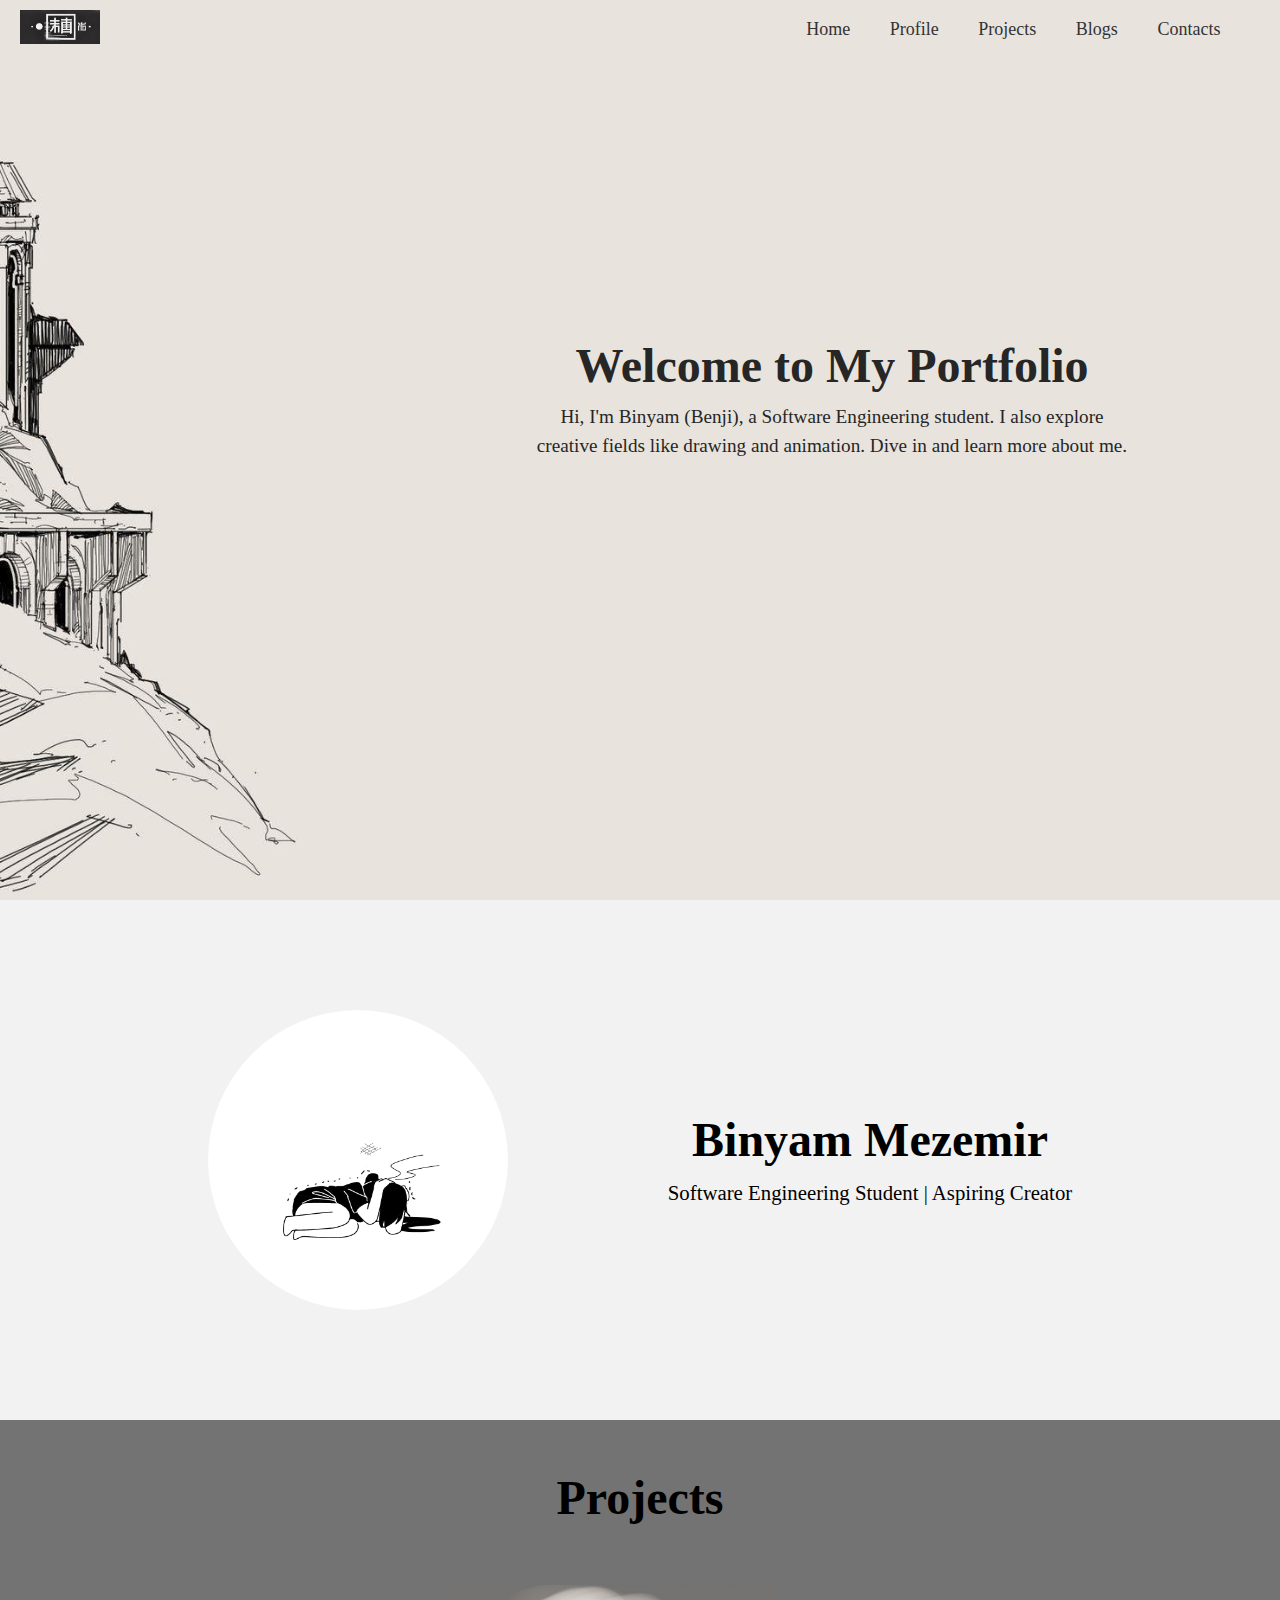
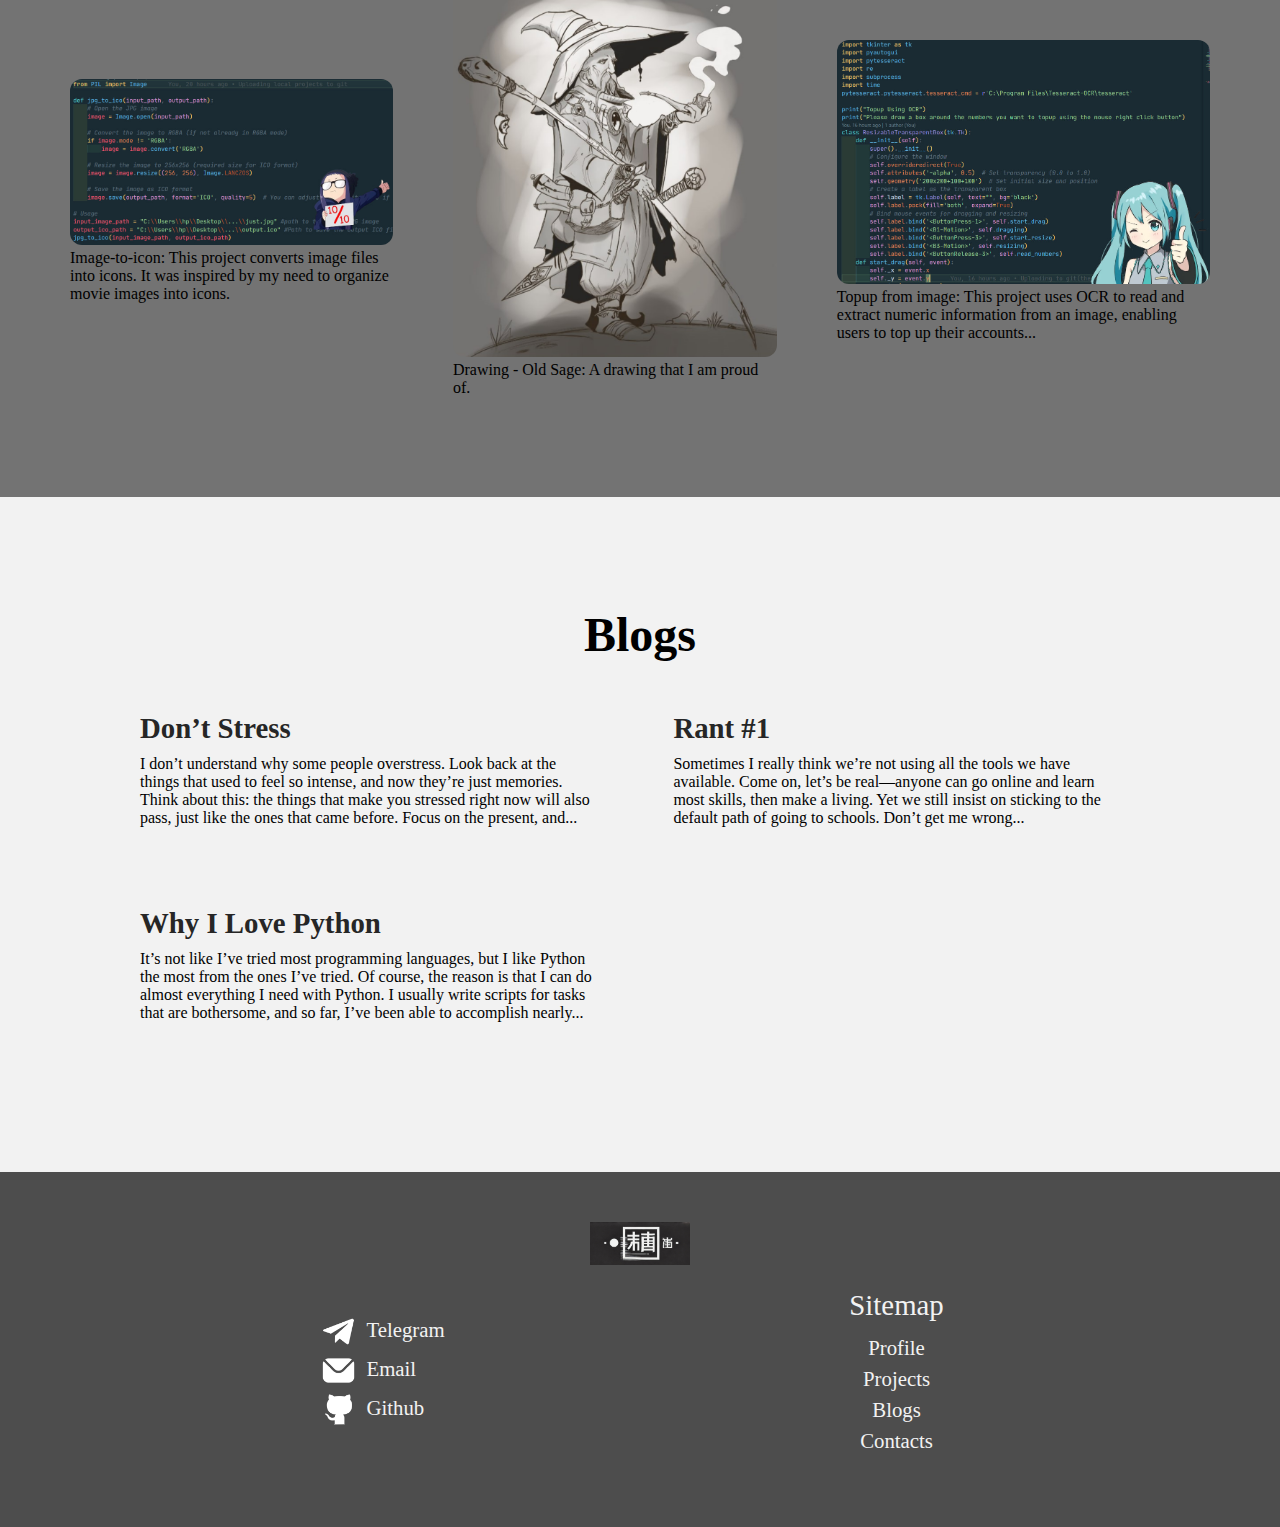
<file: index.html>
<!DOCTYPE html>
<html lang="en">
<head>
    <meta charset="UTF-8">
    <meta name="viewport" content="width=device-width, initial-scale=1.0">
    <link href="./src/styles.css" rel="stylesheet">
    <title>Portfolio - Binyam Mezemir</title>
</head>

<body>
    <div class="home-bg-image">
        <header id="hero-header" class="hero-header container-12">
            <div class="container-7">
                <a href="index.html" class="logo-container" >
                    <img class="logo header-logo" src="./src/images/logo-dark.jpg" width="80" alt="logo">
                </a>
            </div>
            
            <button class="hamburger-menu" aria-label="Toggle navigation">
                <span class="bar"></span>
                <span class="bar"></span>
                <span class="bar"></span>
            </button>

            <nav id="hero-header-nav" class="header-nav container-5 m-auto">
                <ul class="header-nav-list">
                    <li class="header-nav-list-item"><a href="index.html">Home</a></li>
                    <li class="header-nav-list-item"><a href="./src/profile.html">Profile</a></li>
                    <li class="header-nav-list-item"><a href="./src/projects.html">Projects</a></li>
                    <li class="header-nav-list-item"><a href="./src/blog.html">Blogs</a></li>
                    <li class="header-nav-list-item"><a href="./src/contact.html">Contacts</a></li>
                </ul>
            </nav>
        </header>
        <section class="hero-section">
                <h1 class="hero-title">Welcome to My Portfolio</h1>
                <p class="hero-description big-text">Hi, I'm Binyam (Benji), a Software Engineering student. I also explore creative fields like drawing and animation. Dive in and learn more about me.</p>
            </section>
    </div>

        <main>
        <section class="profile-section">
            <img class="profile-picture" src="./src/images/img1.jpg" width="300" alt="Profile picture">
            <div class="profile-section-discription">
                <h1 class="profile-name title">Binyam Mezemir</h1>
                <p class="profile-description big-text">Software Engineering Student | Aspiring Creator</p>
            </div>
        </section>

        <section class="projects-section">
            <h1 class="project-section-title title">Projects</h1>
            <div class="projects-container">
                <div id="proj-1" class="project-card">
                    <a href="./src/projects.html#Image-to-icon"><img class="round-border" src="./src/images/ico_converter.jpg" alt="To Ico converter image" height="200"></a>
                    <p class="project-description">Image-to-icon: This project converts image files into icons. It was inspired by my need to organize movie images into icons.</p>
                </div>

                <div id="proj-2" class="project-card">
                    <a href="./src/projects.html#old_sage"><img class="round-border" src="./src/images/old_sage.png" alt="Old Sage Drawing" height="400"></a>
                    <p class="project-description">Drawing - Old Sage: A drawing that I am proud of.</p>
                </div>
    
                <div id="proj-3" class="project-card">
                    <a href="./src/projects.html#Topup-from-image"><img class="round-border" src="./src/images/topup_img.jpg" alt="Topup prject cover" height="200"></a>
                    <p class="project-description">Topup from image: This project uses OCR to read and extract numeric information from an image, enabling users to top up their accounts...</p>
                </div>
            </div>
        </section>

        <section class="blogs-section">
            <h2 class="blogs-section-title title">Blogs</h2>
            <div class="blogs-container">
                <div id="blog-1" class="container-5">
                    <a href="./src/blog.html#blog3"><h2 class="blog-title h2">Don’t Stress</h2></a>
                    <p>I don’t understand why some people overstress. Look back at the things  that used to feel so intense, and now they’re just memories. Think about this: the things that make you stressed right now will also pass, just  like the ones that came before. Focus on the present, and...</p>
                </div>
                <div id="blog-2" class="container-5">
                    <a href="./src/blog.html#blog2"><h2 class="blog-title h2">Rant #1</h2></a>
                    <p>Sometimes I really think we’re not using all the tools we have  available. Come on, let’s be real—anyone can go online and learn most  skills, then make a living. Yet we still insist on sticking to the  default path of going to schools. Don’t get me wrong...</pclass=>
                </div>
                <div id="blog-3" class="container-5">
                    <a href="./src/blog.html#blog1"><h2 class="blog-title h2">Why I Love Python</h2></a>
                    <p>It’s not like I’ve tried most programming languages, but I like Python  the most from the ones I’ve tried. Of course, the reason is that I can  do almost everything I need with Python. I usually write scripts for  tasks that are bothersome, and so far, I’ve been able to accomplish  nearly...</pclass=>
                </div>
            </div>
        </section>
    </main>
    
    <footer class="container-12 m-auto">
        <a href="index.html" class="logo-link">
            <img class="logo footer-logo" src="./src/images/logo-dark.jpg" width="100" alt="logo">
        </a>

        <div class="container-10 m-auto footer-content">
            <div class="container-4 m-auto">
                <ul class="footer-contacts">
                    <li>
                        <div>
                            <img class="icon" src="./src/images/telegram-icon-light.png" alt="Telegram Icon"> 
                            <a class="big-text" href="https://t.me/Mendokusai_79" target="_blank" title="@Mendokusai_79">Telegram</a>
                        </div>
                    </li>
                    <li>
                        <div>
                            <img class="icon" src="./src/images/mail-icon-light.png" alt="Email Icon"> 
                            <a class="big-text" href="mailto:login.new.world@gmail.com" title="login.new.world@gmail.com">Email</a>
                        </div>
                    </li>
                    <li>
                        <div>
                            <img class="icon" src="./src/images/github-icon-light.png" alt="Github Icon">
                            <a class="big-text" href="https://github.com/Benji-demo/" target="_blank" title="https://github.com/Benji-demo/">Github</a>
                        </div>
                    </li>
                </ul>

            </div>
            <div class="footer-nav container-4 m-auto">
                <p class="footer-nav-title h2">Sitemap</p>
                <ul class="footer-nav-list">
                    <li class="footer-nav-list-item big-text"><a href="./src/profile.html">Profile</a></li>
                    <li class="footer-nav-list-item big-text"><a href="./src/projects.html">Projects</a></li>
                    <li class="footer-nav-list-item big-text"><a href="./src/blog.html">Blogs</a></li>
                    <li class="footer-nav-list-item big-text"><a href="./src/contact.html">Contacts</a></li>
                </ul>
            </div>
        </div>
    </footer>
    <script src="./src/script.js"></script>
</body>
</html>
</file>
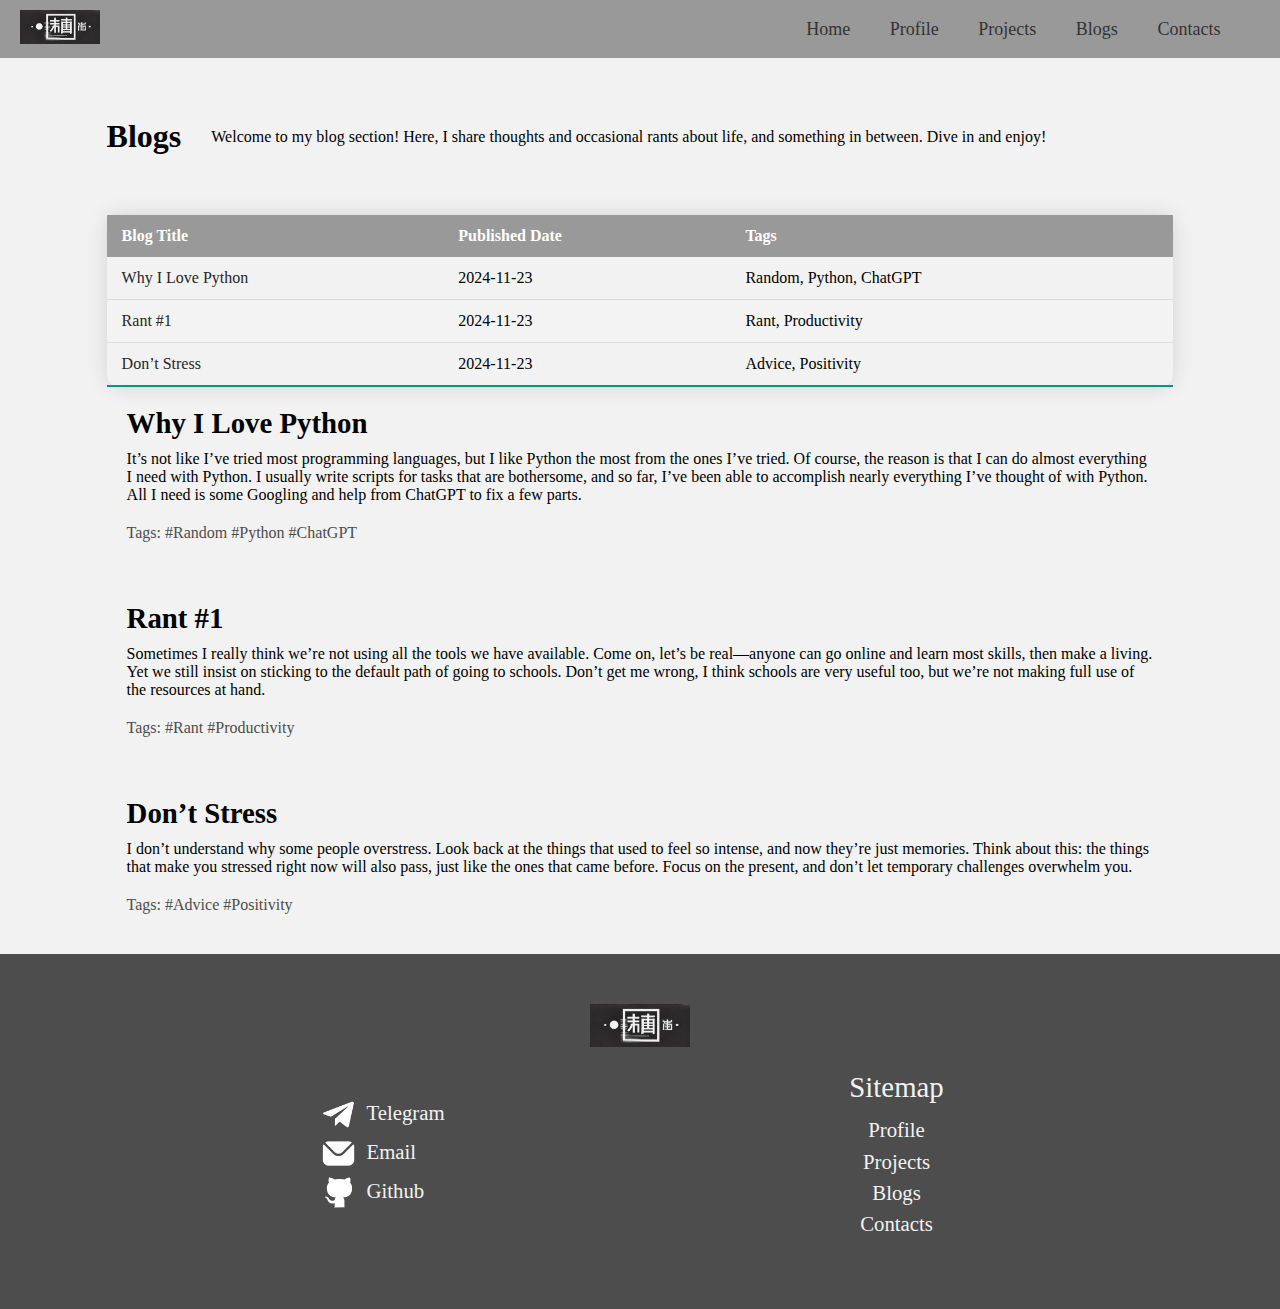
<file: src/blog.html>
<!DOCTYPE html>
<html lang="en">
<head>
    <meta charset="UTF-8">
    <meta name="viewport" content="width=device-width, initial-scale=1.0">
    <link href="styles.css" rel="stylesheet">
    <title>Blogs</title>
</head>
<body>
    <header class="container-12 header">
        <div class="container-7">
            <a href="home.html" class="logo-container" >
                <img class="logo header-logo" src="/src/images/logo-dark.jpg" width="80" alt="logo">
            </a>
        </div>
        <button class="hamburger-menu" aria-label="Toggle navigation">
            <span class="bar"></span>
            <span class="bar"></span>
            <span class="bar"></span>
        </button>
        <nav class="header-nav container-5 m-auto">
            <ul class="header-nav-list">
                <li class="header-nav-list-item"><a href="home.html">Home</a></li>
                <li class="header-nav-list-item"><a href="profile.html">Profile</a></li>
                <li class="header-nav-list-item"><a href="projects.html">Projects</a></li>
                <li class="header-nav-list-item"><a href="blog.html">Blogs</a></li>
                <li class="header-nav-list-item"><a href="contact.html">Contacts</a></li>
            </ul>
        </nav>
    </header>

    <main>
        <div class="blog-intro">
            <h1>Blogs</h1>
            <p>Welcome to my blog section! Here, I share thoughts and occasional rants about life, and something in between. Dive in and enjoy!</p>
        </div>

        <table>
            <thead>
                <tr>
                    <th>Blog Title</th>
                    <th>Published Date</th>
                    <th>Tags</th>
                </tr>
            </thead>
            <tbody>
                <tr>
                    <td><a href="#blog1">Why I Love Python</a></td>
                    <td>2024-11-23</td>
                    <td>Random, Python, ChatGPT</td>
                </tr>
                <tr>
                    <td><a href="#blog2">Rant #1</a></td>
                    <td>2024-11-23</td>
                    <td>Rant, Productivity</td>
                </tr>
                <tr>
                    <td><a href="#blog3">Don’t Stress</a></td>
                    <td>2024-11-23</td>
                    <td>Advice, Positivity</td>
                </tr>
            </tbody>
        </table>

        <div class="blog-list">
            <article class="blog" id="blog1">
                <h2 class="h2">Why I Love Python</h2>
                <p>It’s not like I’ve tried most programming languages, but I like Python the most from the ones I’ve tried. Of course, the reason is that I can do almost everything I need with Python. I usually write scripts for tasks that are bothersome, and so far, I’ve been able to accomplish nearly everything I’ve thought of with Python. All I need is some Googling and help from ChatGPT to fix a few parts.</p>
                <p class="tags">Tags: <span>#Random</span> <span>#Python</span> <span>#ChatGPT</span></p>
            </article>

            <article class="blog" id="blog2">
                <h2 class="h2">Rant #1</h2>
                <p>Sometimes I really think we’re not using all the tools we have available. Come on, let’s be real—anyone can go online and learn most skills, then make a living. Yet we still insist on sticking to the default path of going to schools. Don’t get me wrong, I think schools are very useful too, but we’re not making full use of the resources at hand.</p>
                <p class="tags">Tags: <span>#Rant</span> <span>#Productivity</span></p>
            </article>

            <article class="blog" id="blog3">
                <h2 class="h2">Don’t Stress</h2>
                <p>I don’t understand why some people overstress. Look back at the things that used to feel so intense, and now they’re just memories. Think about this: the things that make you stressed right now will also pass, just like the ones that came before. Focus on the present, and don’t let temporary challenges overwhelm you.</p>
                <p class="tags">Tags: <span>#Advice</span> <span>#Positivity</span></p>
            </article>
        </div>
    </main>

    <footer class="container-12 m-auto">
        <a href="home.html" class="logo-link">
            <img class="logo footer-logo" src="/src/images/logo-dark.jpg" width="100" alt="logo">
        </a>

        <div class="container-10 m-auto footer-content">
            <div class="container-4 m-auto">
                <ul class="footer-contacts">
                    <li>
                        <div>
                            <img class="icon" src="/src/images/telegram-icon-light.png" alt="Telegram Icon"> 
                            <a class="big-text" href="https://t.me/Mendokusai_79" target="_blank" title="@Mendokusai_79">Telegram</a>
                        </div>
                    </li>
                    <li>
                        <div>
                            <img class="icon" src="/src/images/mail-icon-light.png" alt="Email Icon"> 
                            <a class="big-text" href="mailto:login.new.world@gmail.com" title="login.new.world@gmail.com">Email</a>
                        </div>
                    </li>
                    <li>
                        <div>
                            <img class="icon" src="/src/images/github-icon-light.png" alt="Github Icon">
                            <a class="big-text" href="https://github.com/Benji-demo/" target="_blank" title="https://github.com/Benji-demo/">Github</a>
                        </div>
                    </li>
                </ul>

            </div>
            <div class="footer-nav container-4 m-auto">
                <p class="footer-nav-title h2">Sitemap</p>
                <ul class="footer-nav-list">
                    <li class="footer-nav-list-item big-text"><a href="profile.html">Profile</a></li>
                    <li class="footer-nav-list-item big-text"><a href="projects.html">Projects</a></li>
                    <li class="footer-nav-list-item big-text"><a href="blog.html">Blogs</a></li>
                    <li class="footer-nav-list-item big-text"><a href="contact.html">Contacts</a></li>
                </ul>
            </div>
        </div>
    </footer>
    <script src="script.js"></script>
</body>
</html>
</file>
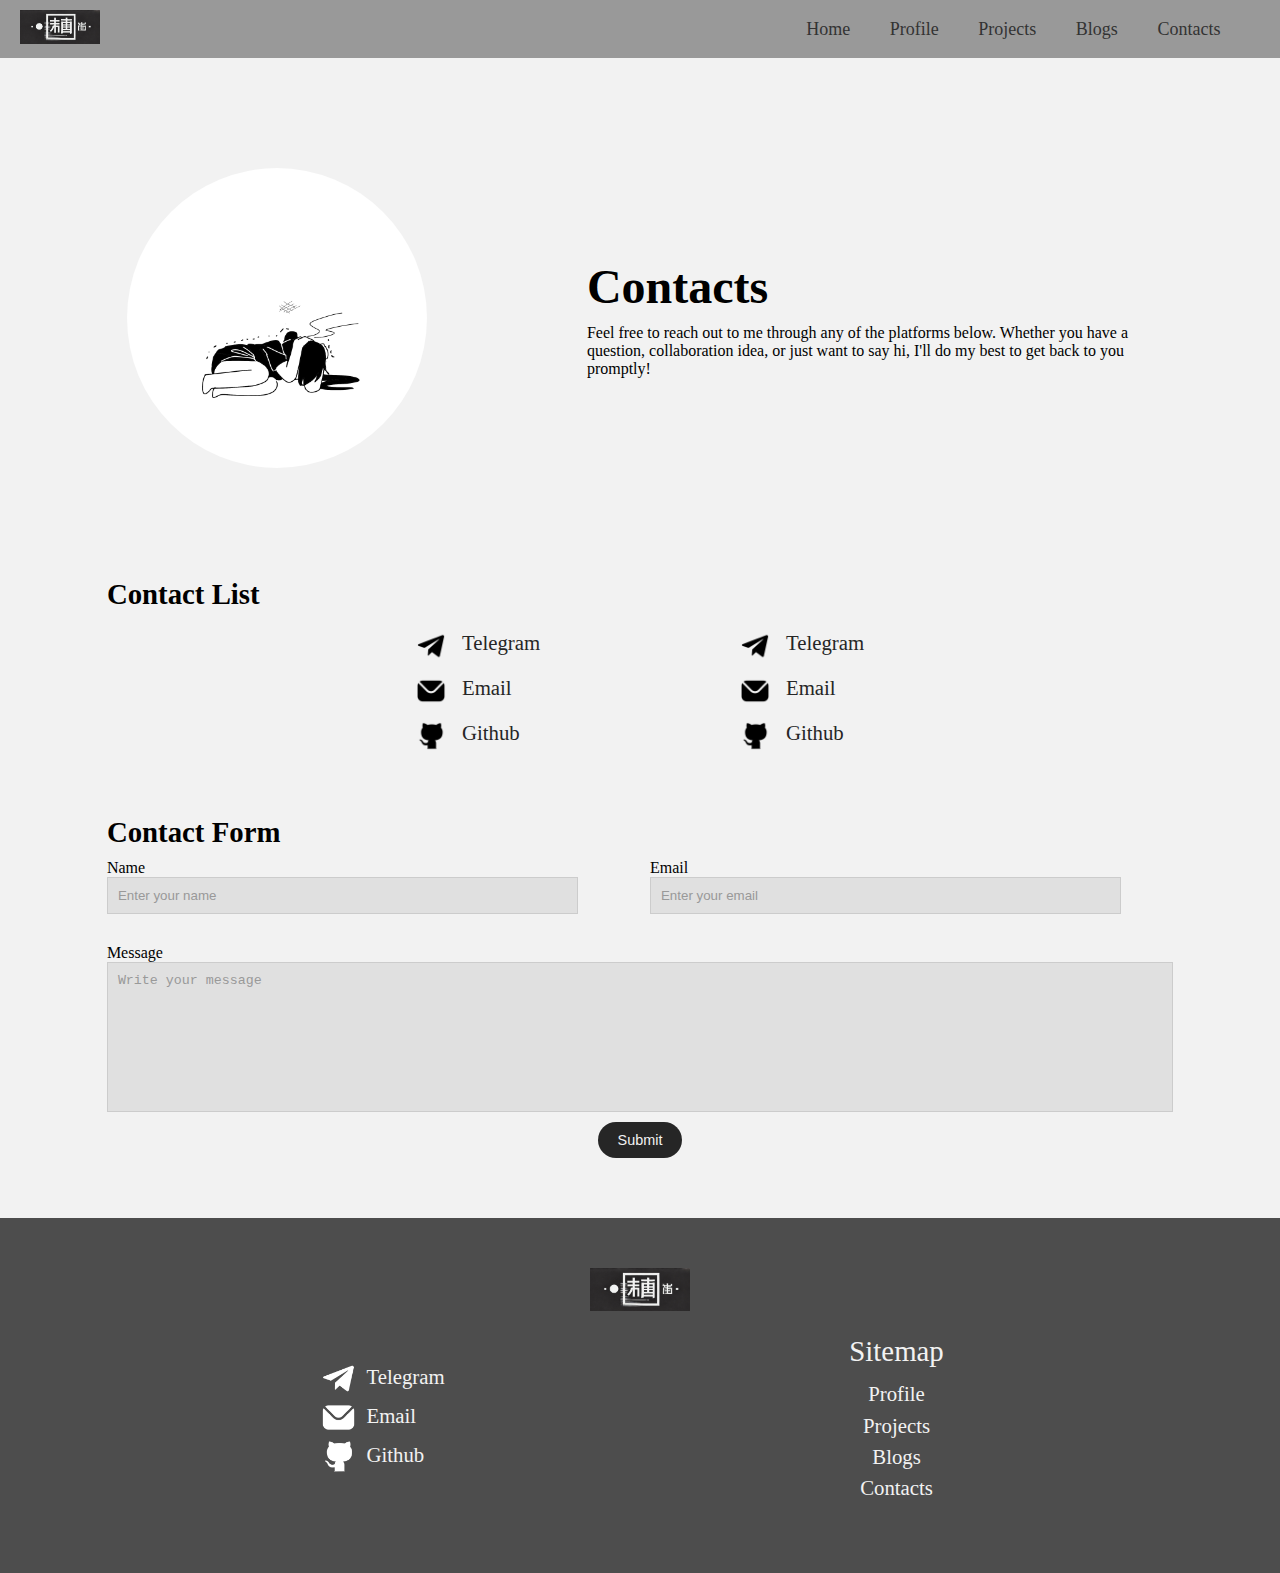
<file: src/contact.html>
<!DOCTYPE html>
<html lang="en">
<head>
    <meta charset="UTF-8">
    <meta name="viewport" content="width=device-width, initial-scale=1.0">
    <link href="styles.css" rel="stylesheet">
    <title>Contacts</title>
</head>
<body>
    <header class="container-12 header">
        <div class="container-7">
            <a href="home.html" class="logo-container" >
                <img class="logo header-logo" src="/src/images/logo-dark.jpg" width="80" alt="logo">
            </a>
        </div>
        <button class="hamburger-menu" aria-label="Toggle navigation">
            <span class="bar"></span>
            <span class="bar"></span>
            <span class="bar"></span>
        </button>
        <nav class="header-nav container-5 m-auto">
            <ul class="header-nav-list">
                <li class="header-nav-list-item"><a href="home.html">Home</a></li>
                <li class="header-nav-list-item"><a href="profile.html">Profile</a></li>
                <li class="header-nav-list-item"><a href="projects.html">Projects</a></li>
                <li class="header-nav-list-item"><a href="blog.html">Blogs</a></li>
                <li class="header-nav-list-item"><a href="contact.html">Contacts</a></li>
            </ul>
        </nav>
    </header>

    <main class="container-10 m-auto">
        <section class="contacts-intro">
            <img id="contacts-pfp" class="profile-picture" src="/src/images/img1.jpg" width="300" alt="Profile picture">
            <div class="contacts-content">
                <h2 class="title">Contacts</h2>
                <p>Feel free to reach out to me through any of the platforms below. Whether you have a question, collaboration idea, or just want to say hi, I'll do my best to get back to you promptly!</p>
            </div>
        </section>
        
        
        <section class="contact-list">
            <h2 id="contact-list-h" class="h2">Contact List</h2>
            <section class="contact-list-container">
                <ul id="ul-1">
                    <li class="contact-list-item">
                        <div>
                            <a href="https://t.me/Mendokusai_79" target="_blank" title="@Mendokusai_79"><img src="/src/images/telegram-icon.png" height="45" alt="Telegram Icon"></a>
                            
                        </div>
                    </li>

                    <li>
                        <div>
                            <a href="mailto:login.new.world@gmail.com" title="login.new.world@gmail.com"><img src="/src/images/mail-icon.png" height="45" alt="Email Icon"></a>
                        </div>
                    </li>

                    <li class="contact-list-item">
                        <div>
                            <a href="https://t.me/Mendokusai_79" target="_blank" title="@Mendokusai_79"><img src="/src/images/telegram-icon.png" height="45" alt="Telegram Icon"></a>
                            
                        </div>
                    </li>

                    <li>
                        <div>
                            <a href="https://github.com/Benji-demo/" target="_blank" title="https://github.com/Benji-demo/"><img src="/src/images/github-icon.png" height="45" alt="Github Icon"></a>
                        </div>
                    </li>
                </ul>
                <ul id="ul-2">
                    <li class="contact-list-item">
                        <div>
                            <img src="/src/images/telegram-icon.png" height="30" alt="Telegram Icon"> <a href="https://t.me/Mendokusai_79" target="_blank" title="@Mendokusai_79">Telegram</a>
                            
                        </div>
                    </li>
                    <li class="contact-list-item">
                        <div>
                            <img src="/src/images/mail-icon.png" height="30" alt="Email Icon"> <a href="mailto:login.new.world@gmail.com" title="login.new.world@gmail.com">Email</a>
                        </div>
                    </li>
                    <li class="contact-list-item">
                        <div>
                            <img src="/src/images/github-icon.png" height="30" alt="Github Icon"> <a href="https://github.com/Benji-demo/" target="_blank" title="https://github.com/Benji-demo/">Github</a>
                        </div>
                    </li>
                </ul>
                

                <ul id="ul-3">
                    <li class="contact-list-item">
                        <div>
                            <img src="/src/images/telegram-icon.png" height="30" alt="Telegram Icon"> <a href="https://t.me/Mendokusai_79" target="_blank" title="@Mendokusai_79">Telegram</a>
                            
                        </div>
                    </li>
                    <li class="contact-list-item">
                        <div>
                            <img src="/src/images/mail-icon.png" height="30" alt="Email Icon"> <a href="mailto:login.new.world@gmail.com" title="login.new.world@gmail.com">Email</a>
                        </div>
                    </li>
                    <li class="contact-list-item">
                        <div>
                            <img src="/src/images/github-icon.png" height="30" alt="Github Icon"> <a href="https://github.com/Benji-demo/" target="_blank" title="https://github.com/Benji-demo/">Github</a>
                        </div>
                    </li>
                </ul> 
            </section>
        </section>

        <section class="contact-form">
            <h2 class="h2">Contact Form</h2>
            <form>
                <div class="name-email">
                    <div class="input-group container-5">
                        <p>
                            <label for="name">Name</label>
                        </p>
                            <input name="name" type="text" id="name" placeholder="Enter your name" required>
                    </div>
                    <div class="input-group container-5">
                        <p>
                            <label for="email">Email</label>
                        </p>
                        <input name="email" type="email" id="email" placeholder="Enter your email" required>
                    </div>
                </div>

                <div>
                    <div class="input-group container-10 m-auto">
                        <p><label for="message">Message</label></p>
                        <textarea name="message" id="message" placeholder="Write your message" maxlength=1000 required></textarea>
                    </div>
                </div>
                <button type="submit">Submit</button>
            </form>
        </section>
    </main>

    <footer class="container-12 m-auto">
        <a href="home.html" class="logo-link">
            <img class="logo footer-logo" src="/src/images/logo-dark.jpg" width="100" alt="logo">
        </a>

        <div class="container-10 m-auto footer-content">
            <div class="container-4 m-auto">
                <ul class="footer-contacts">
                    <li>
                        <div>
                            <img class="icon" src="/src/images/telegram-icon-light.png" alt="Telegram Icon"> 
                            <a class="big-text" href="https://t.me/Mendokusai_79" target="_blank" title="@Mendokusai_79">Telegram</a>
                        </div>
                    </li>
                    <li>
                        <div>
                            <img class="icon" src="/src/images/mail-icon-light.png" alt="Email Icon"> 
                            <a class="big-text" href="mailto:login.new.world@gmail.com" title="login.new.world@gmail.com">Email</a>
                        </div>
                    </li>
                    <li>
                        <div>
                            <img class="icon" src="/src/images/github-icon-light.png" alt="Github Icon">
                            <a class="big-text" href="https://github.com/Benji-demo/" target="_blank" title="https://github.com/Benji-demo/">Github</a>
                        </div>
                    </li>
                </ul>

            </div>
            <div class="footer-nav container-4 m-auto">
                <p class="footer-nav-title h2">Sitemap</p>
                <ul class="footer-nav-list">
                    <li class="footer-nav-list-item big-text"><a href="profile.html">Profile</a></li>
                    <li class="footer-nav-list-item big-text"><a href="projects.html">Projects</a></li>
                    <li class="footer-nav-list-item big-text"><a href="blog.html">Blogs</a></li>
                    <li class="footer-nav-list-item big-text"><a href="contact.html">Contacts</a></li>
                </ul>
            </div>
        </div>
    </footer>
    <script src="script.js"></script>
</body>
</html>
</file>
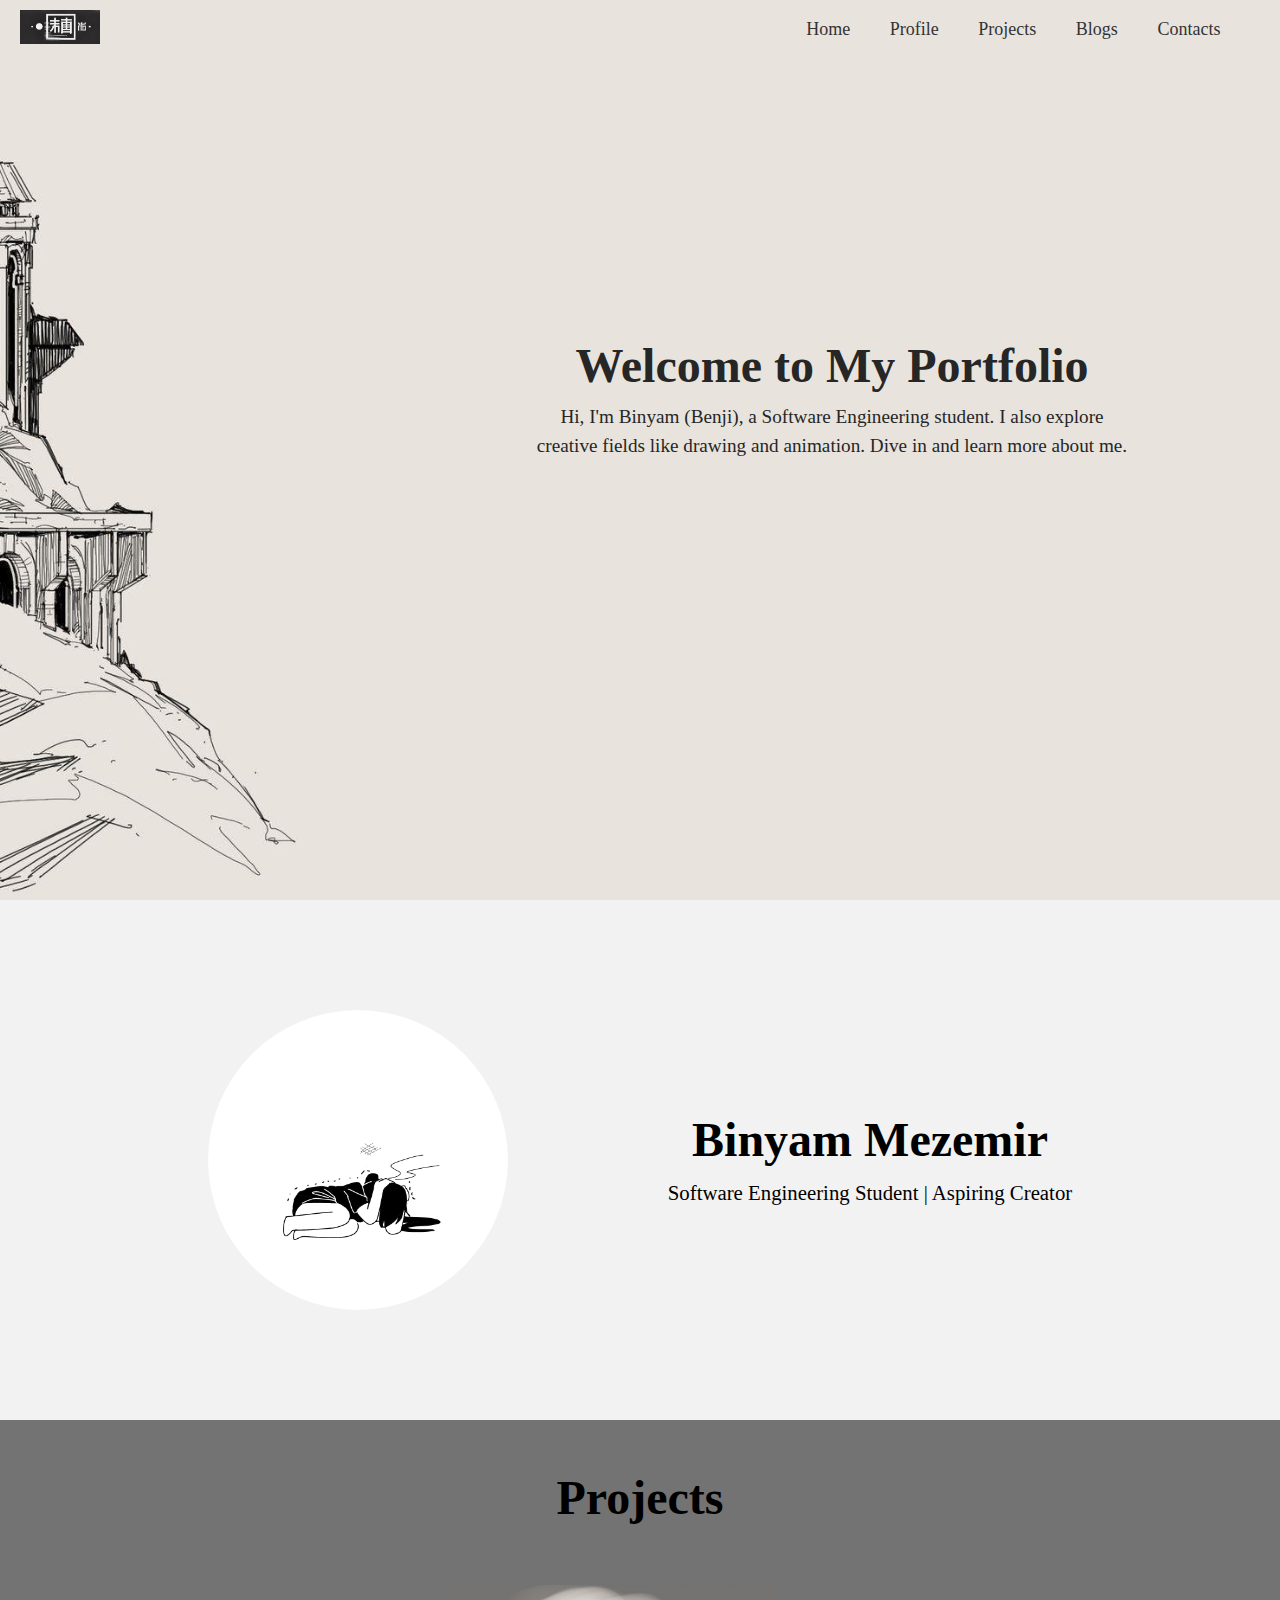
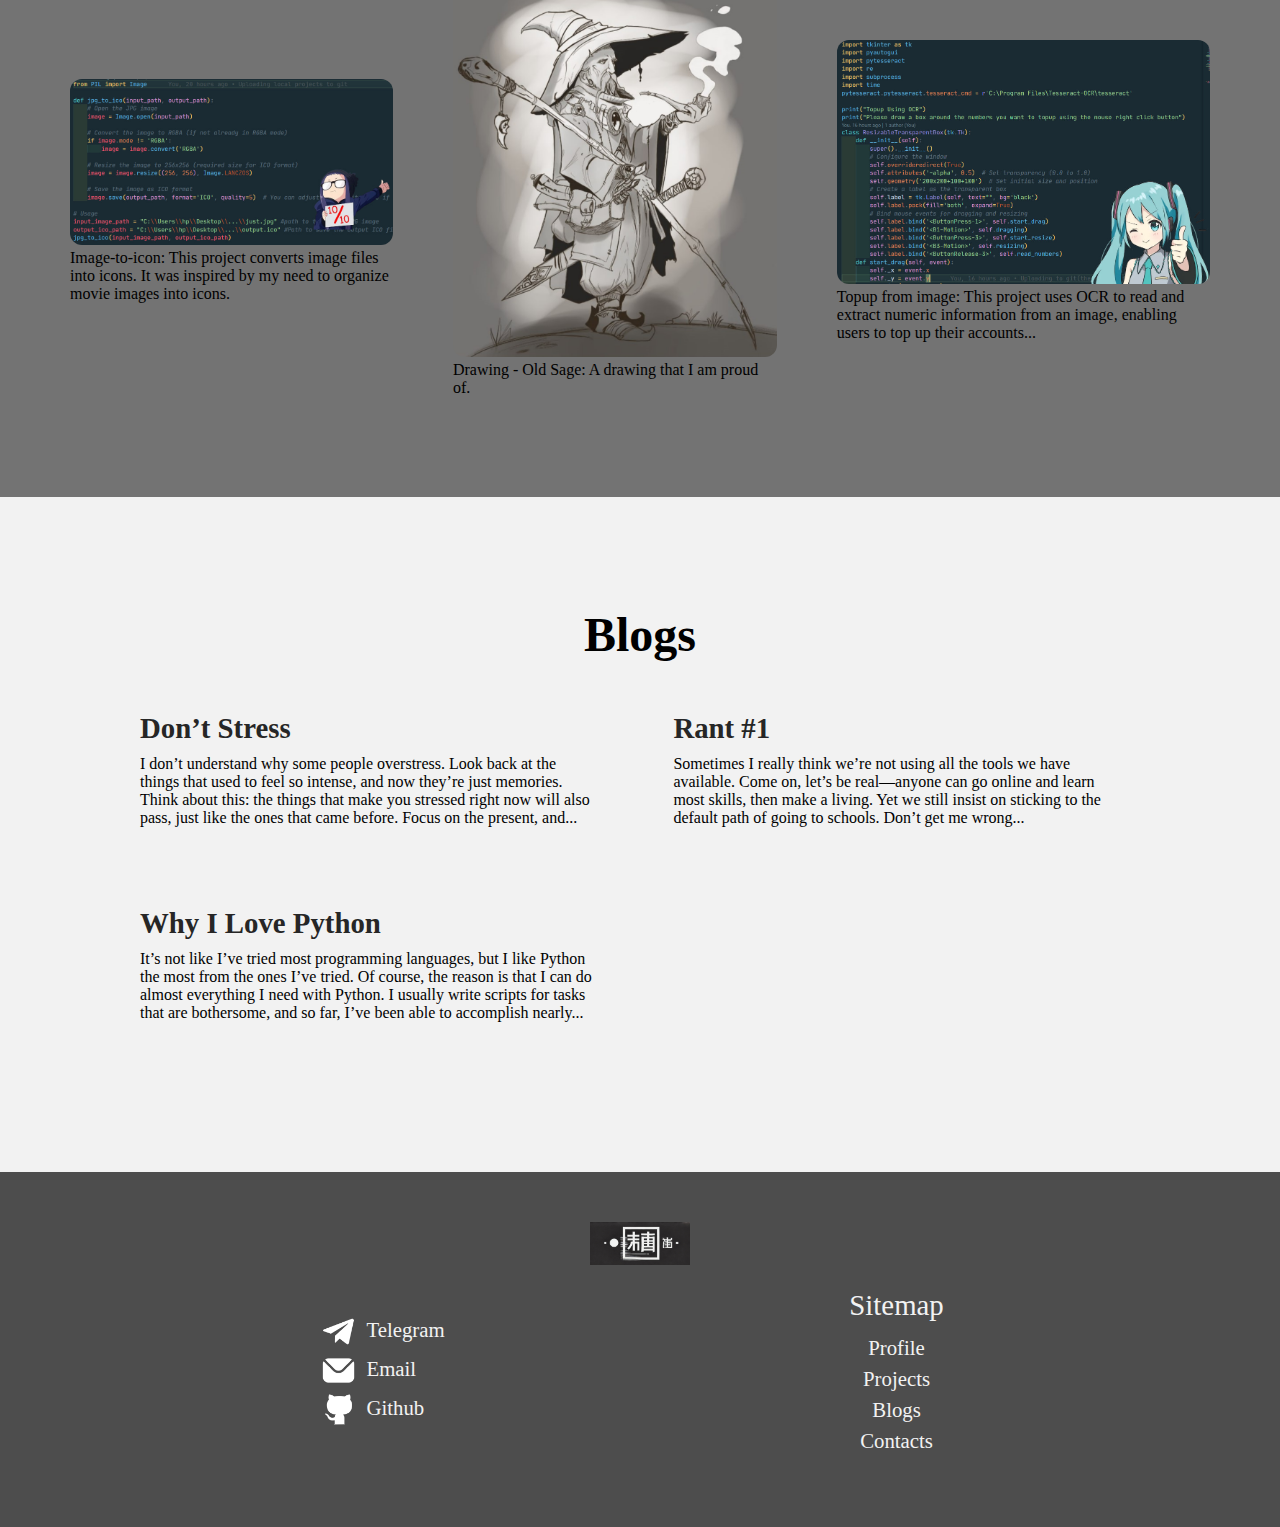
<file: src/home.html>
<!DOCTYPE html>
<html lang="en">
<head>
    <meta charset="UTF-8">
    <meta name="viewport" content="width=device-width, initial-scale=1.0">
    <link href="styles.css" rel="stylesheet">
    <title>Portfolio - Binyam Mezemir</title>
</head>

<body>
    <div class="home-bg-image">
        <header id="hero-header" class="hero-header container-12">
            <div class="container-7">
                <a href="home.html" class="logo-container" >
                    <img class="logo header-logo" src="/src/images/logo-dark.jpg" width="80" alt="logo">
                </a>
            </div>
            
            <button class="hamburger-menu" aria-label="Toggle navigation">
                <span class="bar"></span>
                <span class="bar"></span>
                <span class="bar"></span>
            </button>

            <nav id="hero-header-nav" class="header-nav container-5 m-auto">
                <ul class="header-nav-list">
                    <li class="header-nav-list-item"><a href="home.html">Home</a></li>
                    <li class="header-nav-list-item"><a href="profile.html">Profile</a></li>
                    <li class="header-nav-list-item"><a href="projects.html">Projects</a></li>
                    <li class="header-nav-list-item"><a href="blog.html">Blogs</a></li>
                    <li class="header-nav-list-item"><a href="contact.html">Contacts</a></li>
                </ul>
            </nav>
        </header>
        <section class="hero-section">
                <h1 class="hero-title">Welcome to My Portfolio</h1>
                <p class="hero-description big-text">Hi, I'm Binyam (Benji), a Software Engineering student. I also explore creative fields like drawing and animation. Dive in and learn more about me.</p>
            </section>
    </div>

        <main>
        <section class="profile-section">
            <img class="profile-picture" src="/src/images/img1.jpg" width="300" alt="Profile picture">
            <div class="profile-section-discription">
                <h1 class="profile-name title">Binyam Mezemir</h1>
                <p class="profile-description big-text">Software Engineering Student | Aspiring Creator</p>
            </div>
        </section>

        <section class="projects-section">
            <h1 class="project-section-title title">Projects</h1>
            <div class="projects-container">
                <div id="proj-1" class="project-card">
                    <a href="projects.html#Image-to-icon"><img class="round-border" src="images/ico_converter.jpg" alt="To Ico converter image" height="200"></a>
                    <p class="project-description">Image-to-icon: This project converts image files into icons. It was inspired by my need to organize movie images into icons.</p>
                </div>

                <div id="proj-2" class="project-card">
                    <a href="projects.html#old_sage"><img class="round-border" src="images/old_sage.png" alt="Old Sage Drawing" height="400"></a>
                    <p class="project-description">Drawing - Old Sage: A drawing that I am proud of.</p>
                </div>
    
                <div id="proj-3" class="project-card">
                    <a href="projects.html#Topup-from-image"><img class="round-border" src="images/topup_img.jpg" alt="Topup prject cover" height="200"></a>
                    <p class="project-description">Topup from image: This project uses OCR to read and extract numeric information from an image, enabling users to top up their accounts...</p>
                </div>
            </div>
        </section>

        <section class="blogs-section">
            <h2 class="blogs-section-title title">Blogs</h2>
            <div class="blogs-container">
                <div id="blog-1" class="container-5">
                    <a href="blog.html#blog3"><h2 class="blog-title h2">Don’t Stress</h2></a>
                    <p>I don’t understand why some people overstress. Look back at the things  that used to feel so intense, and now they’re just memories. Think about this: the things that make you stressed right now will also pass, just  like the ones that came before. Focus on the present, and...</p>
                </div>
                <div id="blog-2" class="container-5">
                    <a href="blog.html#blog2"><h2 class="blog-title h2">Rant #1</h2></a>
                    <p>Sometimes I really think we’re not using all the tools we have  available. Come on, let’s be real—anyone can go online and learn most  skills, then make a living. Yet we still insist on sticking to the  default path of going to schools. Don’t get me wrong...</pclass=>
                </div>
                <div id="blog-3" class="container-5">
                    <a href="blog.html#blog1"><h2 class="blog-title h2">Why I Love Python</h2></a>
                    <p>It’s not like I’ve tried most programming languages, but I like Python  the most from the ones I’ve tried. Of course, the reason is that I can  do almost everything I need with Python. I usually write scripts for  tasks that are bothersome, and so far, I’ve been able to accomplish  nearly...</pclass=>
                </div>
            </div>
        </section>
    </main>
    
    <footer class="container-12 m-auto">
        <a href="home.html" class="logo-link">
            <img class="logo footer-logo" src="/src/images/logo-dark.jpg" width="100" alt="logo">
        </a>

        <div class="container-10 m-auto footer-content">
            <div class="container-4 m-auto">
                <ul class="footer-contacts">
                    <li>
                        <div>
                            <img class="icon" src="/src/images/telegram-icon-light.png" alt="Telegram Icon"> 
                            <a class="big-text" href="https://t.me/Mendokusai_79" target="_blank" title="@Mendokusai_79">Telegram</a>
                        </div>
                    </li>
                    <li>
                        <div>
                            <img class="icon" src="/src/images/mail-icon-light.png" alt="Email Icon"> 
                            <a class="big-text" href="mailto:login.new.world@gmail.com" title="login.new.world@gmail.com">Email</a>
                        </div>
                    </li>
                    <li>
                        <div>
                            <img class="icon" src="/src/images/github-icon-light.png" alt="Github Icon">
                            <a class="big-text" href="https://github.com/Benji-demo/" target="_blank" title="https://github.com/Benji-demo/">Github</a>
                        </div>
                    </li>
                </ul>

            </div>
            <div class="footer-nav container-4 m-auto">
                <p class="footer-nav-title h2">Sitemap</p>
                <ul class="footer-nav-list">
                    <li class="footer-nav-list-item big-text"><a href="profile.html">Profile</a></li>
                    <li class="footer-nav-list-item big-text"><a href="projects.html">Projects</a></li>
                    <li class="footer-nav-list-item big-text"><a href="blog.html">Blogs</a></li>
                    <li class="footer-nav-list-item big-text"><a href="contact.html">Contacts</a></li>
                </ul>
            </div>
        </div>
    </footer>
    <script src="script.js"></script>
</body>
</html>
</file>
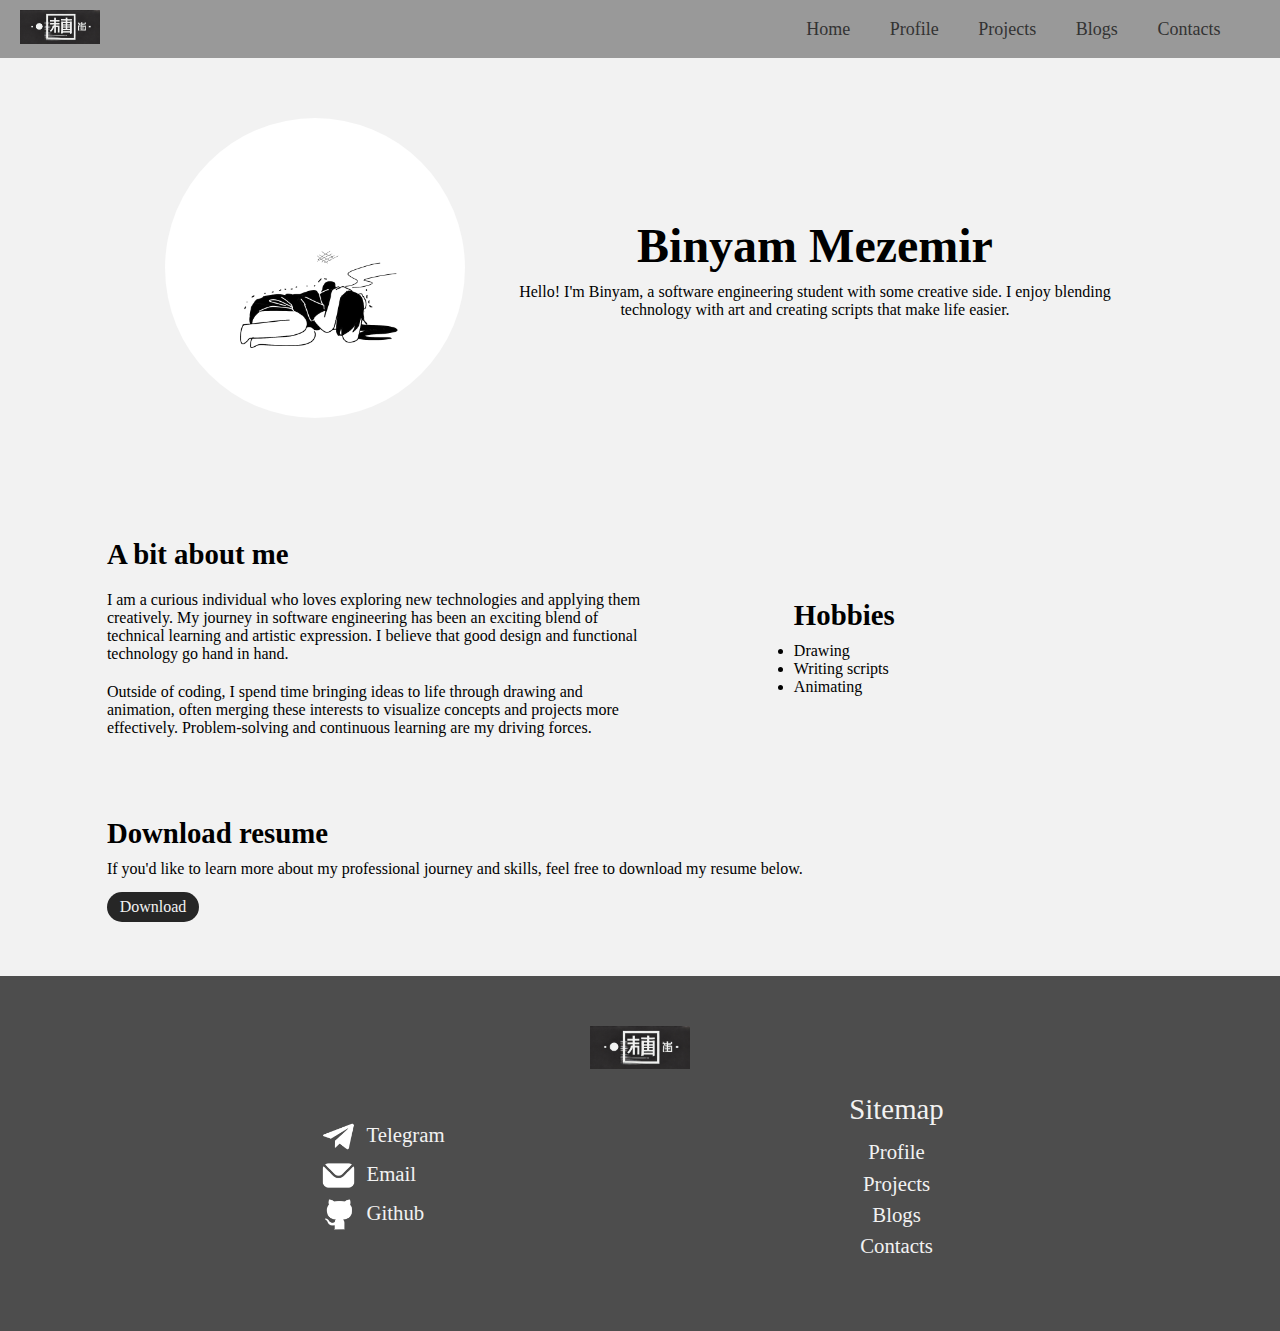
<file: src/profile.html>
<!DOCTYPE html>
<html lang="en">
<head>
    <meta charset="UTF-8">
    <meta name="viewport" content="width=device-width, initial-scale=1.0">
    <link href="styles.css" rel="stylesheet">
    <title>Profile</title>
</head>

<body>
    <header class="container-12 header">
        <div class="container-7">
            <a href="home.html" class="logo-container" >
                <img class="logo header-logo" src="/src/images/logo-dark.jpg" width="80" alt="logo">
            </a>
        </div>
        <button class="hamburger-menu" aria-label="Toggle navigation">
            <span class="bar"></span>
            <span class="bar"></span>
            <span class="bar"></span>
        </button>
        <nav class="header-nav container-5 m-auto">
            <ul class="header-nav-list">
                <li class="header-nav-list-item"><a href="home.html">Home</a></li>
                <li class="header-nav-list-item"><a href="profile.html">Profile</a></li>
                <li class="header-nav-list-item"><a href="projects.html">Projects</a></li>
                <li class="header-nav-list-item"><a href="blog.html">Blogs</a></li>
                <li class="header-nav-list-item"><a href="contact.html">Contacts</a></li>
            </ul>
        </nav>
    </header>

    <main class="container-10 m-auto">
        <h1 id="Profile-def" class="title text-center"> Profile</h1>
        <section class="profile-intro">
            <img class="profile-picture" src="/src/images/img1.jpg" width="300" alt="Profile picture">
            <div class="profile-content">
                <h2 class="title">Binyam Mezemir</h2>
                <p>Hello! I'm Binyam, a software engineering student with some creative side. I enjoy blending technology with art and creating scripts that make life easier.</p>
            </div>
        </section>

            <div class="profile-body">
                <section id="aboutme" class="about-me container-5">
                    <h2 class="h2">A bit about me</h2>
                    <p>I am a curious individual who loves exploring new technologies and applying them creatively. My journey in software engineering has been an exciting blend of technical learning and artistic expression. I believe that good design and functional technology go hand in hand.</p>
                    <p>Outside of coding, I spend time bringing ideas to life through drawing and animation, often merging these interests to visualize concepts and projects more effectively. Problem-solving and continuous learning are my driving forces.</p>
                </section>

                <section id="hobbies" class="profile-hobbies container-5">
                    <h2 class="h2">Hobbies</h2>
                    <ul class="hobbies-list">
                        <li class="hobbies-list-item">Drawing</li>
                        <li class="hobbies-list-item">Writing scripts</li>
                        <li class="hobbies-list-item">Animating</li>
                    </ul>
                </section>
            </div>

        <section class="download-resume container-10 m-auto">
            <div>
                <h1 class="h2">Download resume</h1>
                <p>If you'd like to learn more about my professional journey and skills, feel free to download my resume below.</p>
            </div>
            <div>
                <a class="button" href="resume/resume.pdf" download title="Download resume" class="button">Download</a>
            </div>
        </section>
    </main>

    <footer class="container-12 m-auto">
        <a href="home.html" class="logo-link">
            <img class="logo footer-logo" src="/src/images/logo-dark.jpg" width="100" alt="logo">
        </a>

        <div class="container-10 m-auto footer-content">
            <div class="container-4 m-auto">
                <ul class="footer-contacts">
                    <li>
                        <div>
                            <img class="icon" src="/src/images/telegram-icon-light.png" alt="Telegram Icon"> 
                            <a class="big-text" href="https://t.me/Mendokusai_79" target="_blank" title="@Mendokusai_79">Telegram</a>
                        </div>
                    </li>
                    <li>
                        <div>
                            <img class="icon" src="/src/images/mail-icon-light.png" alt="Email Icon"> 
                            <a class="big-text" href="mailto:login.new.world@gmail.com" title="login.new.world@gmail.com">Email</a>
                        </div>
                    </li>
                    <li>
                        <div>
                            <img class="icon" src="/src/images/github-icon-light.png" alt="Github Icon">
                            <a class="big-text" href="https://github.com/Benji-demo/" target="_blank" title="https://github.com/Benji-demo/">Github</a>
                        </div>
                    </li>
                </ul>

            </div>
            <div class="footer-nav container-4 m-auto">
                <p class="footer-nav-title h2">Sitemap</p>
                <ul class="footer-nav-list">
                    <li class="footer-nav-list-item big-text"><a href="profile.html">Profile</a></li>
                    <li class="footer-nav-list-item big-text"><a href="projects.html">Projects</a></li>
                    <li class="footer-nav-list-item big-text"><a href="blog.html">Blogs</a></li>
                    <li class="footer-nav-list-item big-text"><a href="contact.html">Contacts</a></li>
                </ul>
            </div>
        </div>
    </footer>
    <script src="script.js"></script>
</body>
</html>
</file>
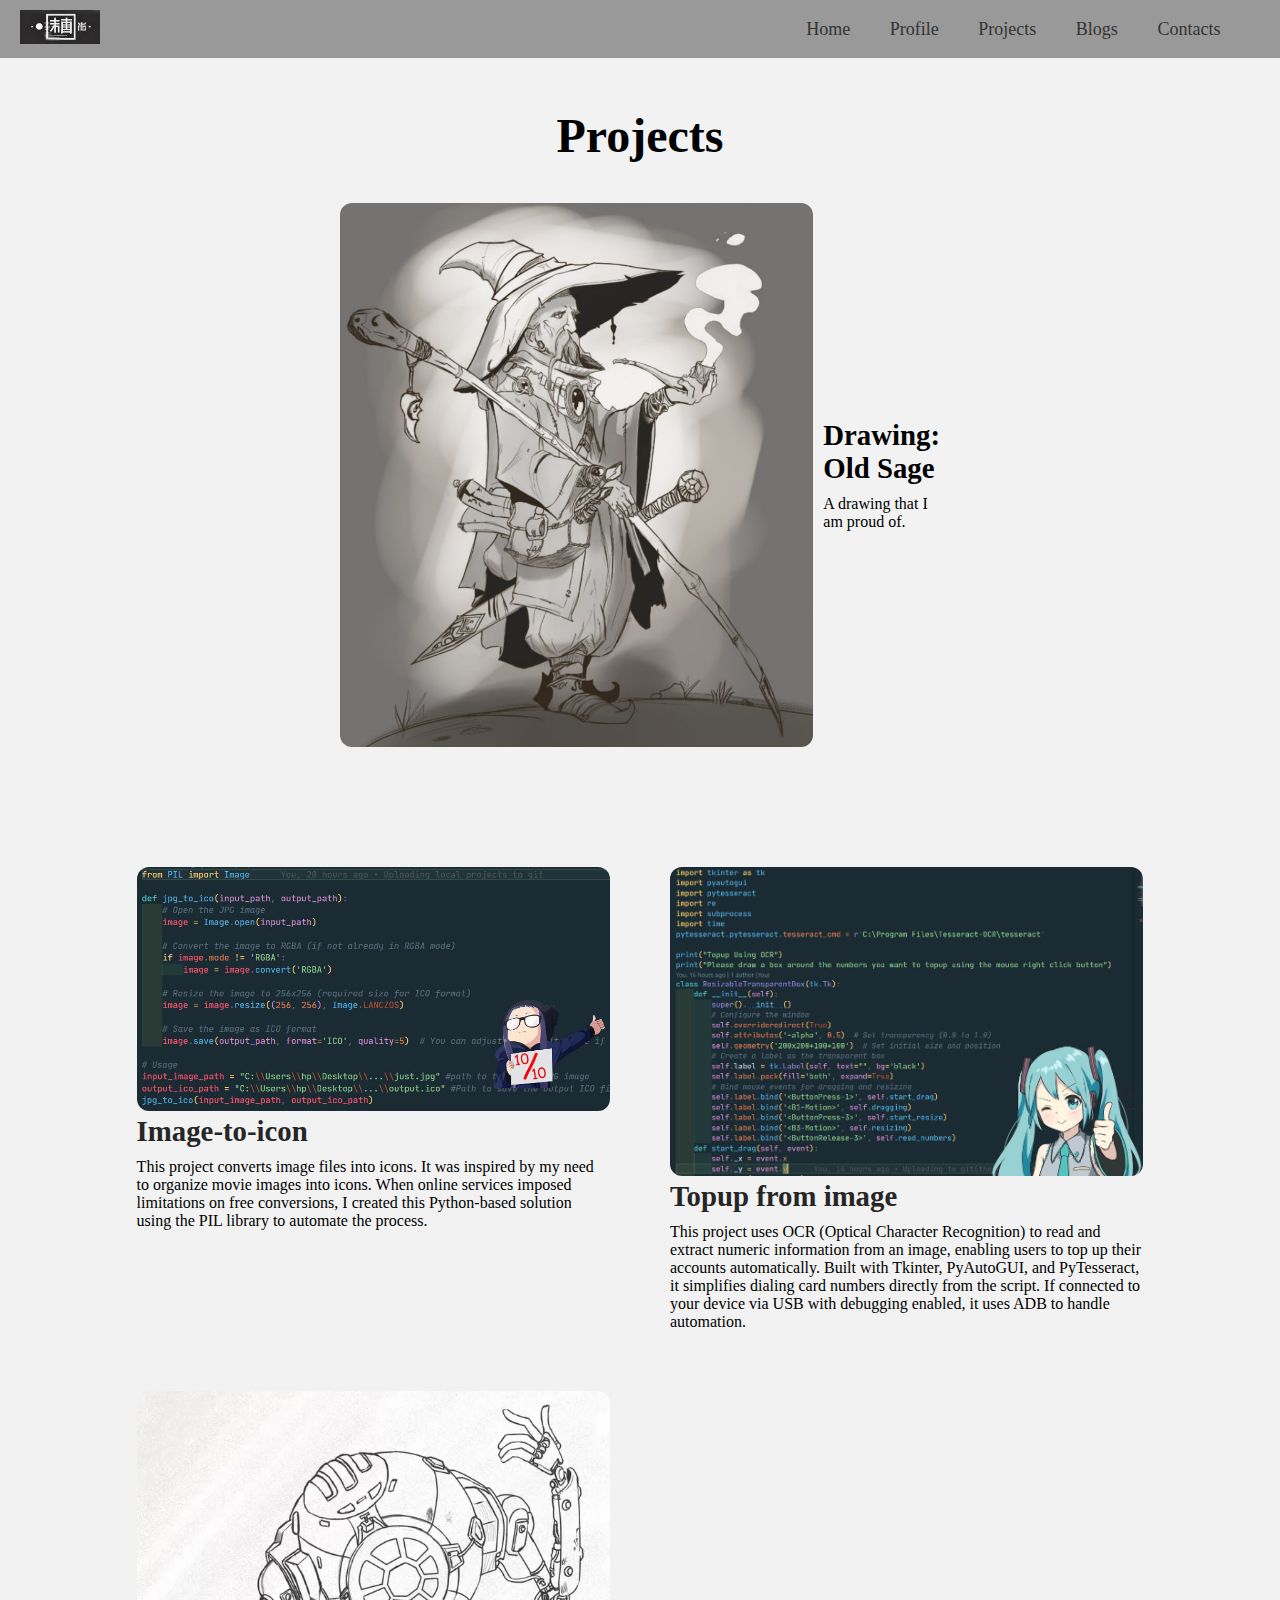
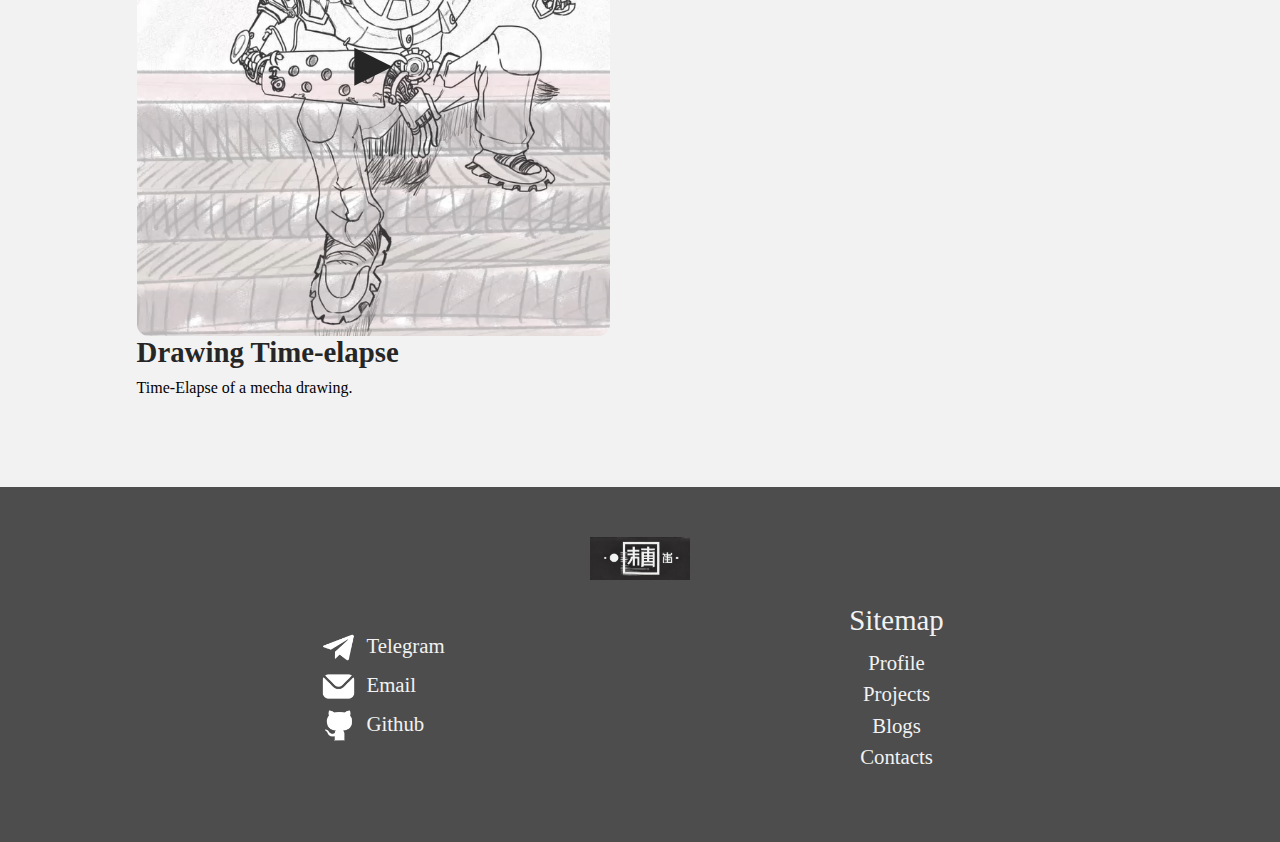
<file: src/projects.html>
<!DOCTYPE html>
<html lang="en">
<head>
    <meta charset="UTF-8">
    <meta name="viewport" content="width=device-width, initial-scale=1.0">
    <link href="styles.css" rel="stylesheet">
    <title>Projects</title>
</head>
<body>
    <header class="container-12 header">
        <div class="container-7">
            <a href="home.html" class="logo-container" >
                <img class="logo header-logo" src="/src/images/logo-dark.jpg" width="80" alt="logo">
            </a>
        </div>
        <button class="hamburger-menu" aria-label="Toggle navigation">
            <span class="bar"></span>
            <span class="bar"></span>
            <span class="bar"></span>
        </button>
        <nav class="header-nav container-5 m-auto">
            <ul class="header-nav-list">
                <li class="header-nav-list-item"><a href="home.html">Home</a></li>
                <li class="header-nav-list-item"><a href="profile.html">Profile</a></li>
                <li class="header-nav-list-item"><a href="projects.html">Projects</a></li>
                <li class="header-nav-list-item"><a href="blog.html">Blogs</a></li>
                <li class="header-nav-list-item"><a href="contact.html">Contacts</a></li>
            </ul>
        </nav>
    </header>
    
    <main>
        <div class="display-flex">
            <h1 class="title text-center projects">Projects</h1>
    
            <div class="project-card container-5 prised-proj" id="old_sage">
                <img src="images/old_sage.png" alt="Old Sage Drawing" height="400">
                <div class="container-4">
                    <h2 class="project-title h2">Drawing: Old Sage</h2>
                    <p class="project-description">A drawing that I am proud of.</p>
                    <p class="project-tag">Tags: <span>#Drawing</span> <span>#Digital</span> <span>#Old_Sage</span></p>
                </div>
            </div>
        </div>

        <section class="projects-content">
            <div class="project-card container-5" id="old_sage-as-norm">
                <img src="images/old_sage.png" alt="Old Sage Drawing" height="400">
                <div class="container-4">
                    <h2 class="project-title h2">Drawing: Old Sage</h2>
                    <p class="project-description">A drawing that I am proud of.</p>
                    <p class="project-tag">Tags: <span>#Drawing</span> <span>#Digital</span> <span>#Old_Sage</span></p>
                </div>
            </div>
            <div class="project-card container-5" id="Image-to-icon">
                <a href="projects/Img-to-ico.zip" download title="Download Image-to-icon Zip File"><img src="images/ico_converter.jpg" alt="To Ico converter image" ></a>
                <div>
                    <a href="projects/Img-to-ico.zip" download title="Download Image-to-icon Zip File"><h2 class="project-title h2">Image-to-icon</h2></a>
                    <p class="project-description">This project converts image files into icons. It was inspired by my need to organize movie images into icons. 
                        When online services imposed limitations on free conversions, I created this Python-based solution using the PIL library to automate the process. </p>
                        <p class="project-tag">Tags: <span>#Script</span> <span>#Python</span> <span>#PIL</span></p>
                </div>
            </div>
            
            <div class="project-card container-5" id="Topup-from-image">
                <a href="projects/Topup-from-image.zip" download title="Download Topup from image Zip File"><img src="images/topup_img.jpg" alt="Topup prject cover" height="200"></a>
                <div>
                    <a href="projects/Topup-from-image.zip" download title="Download Topup from image Zip File"><h2 class="project-title h2">Topup from image</h2></a>
                    <p class="project-description">This project uses OCR (Optical Character Recognition) to read and extract numeric information from an image, enabling users to top up their accounts automatically. Built with Tkinter, PyAutoGUI, and PyTesseract, it simplifies dialing card numbers directly from the script. If connected to your device via USB with debugging enabled, it uses ADB to handle automation.</p>
                    <p class="project-tag">Tags: <span>#Script</span> <span>#Python</span> <span>#PyTesseract(OCR)</span> <span>#PyAutoGUI</span> <span>#ADB</span></p>
                </div>
            </div>
    
            <div class="project-card container-5">
                <div class="thumbnail-img" style="position: relative;">
                    <a href="Videos/Day-024.mp4" target="_blank" class="video-link" style="display: block; position: relative;">
                        <img src="/src/images/day-024-thumbnail.png" alt="Video Thumbnail" style="display: block;">
                        <div class="play-icon" style="position: absolute; top: 50%; left: 50%; transform: translate(-50%, -50%); font-size: 4rem; color: #262626; border-radius: 19px;">&#9658;</div>
                    </a>
                </div>

                <div>
                    <a href="Videos/Day-024.mp4" target="_blank"><h2 class="project-title h2">Drawing Time-elapse</h2></a>
                    <p class="project-description">Time-Elapse of a mecha drawing.</p>
                    <p class="project-tag">Tags: <span>#Drawing</span> <span>#Digital</span></p>
                </div>
            </div>

        </section>
    </main>

    <footer class="container-12 m-auto">
        <a href="home.html" class="logo-link">
            <img class="logo footer-logo" src="/src/images/logo-dark.jpg" width="100" alt="logo">
        </a>

        <div class="container-10 m-auto footer-content">
            <div class="container-4 m-auto">
                <ul class="footer-contacts">
                    <li>
                        <div>
                            <img class="icon" src="/src/images/telegram-icon-light.png" alt="Telegram Icon"> 
                            <a class="big-text" href="https://t.me/Mendokusai_79" target="_blank" title="@Mendokusai_79">Telegram</a>
                        </div>
                    </li>
                    <li>
                        <div>
                            <img class="icon" src="/src/images/mail-icon-light.png" alt="Email Icon"> 
                            <a class="big-text" href="mailto:login.new.world@gmail.com" title="login.new.world@gmail.com">Email</a>
                        </div>
                    </li>
                    <li>
                        <div>
                            <img class="icon" src="/src/images/github-icon-light.png" alt="Github Icon">
                            <a class="big-text" href="https://github.com/Benji-demo/" target="_blank" title="https://github.com/Benji-demo/">Github</a>
                        </div>
                    </li>
                </ul>

            </div>
            <div class="footer-nav container-4 m-auto">
                <p class="footer-nav-title h2">Sitemap</p>
                <ul class="footer-nav-list">
                    <li class="footer-nav-list-item big-text"><a href="profile.html">Profile</a></li>
                    <li class="footer-nav-list-item big-text"><a href="projects.html">Projects</a></li>
                    <li class="footer-nav-list-item big-text"><a href="blog.html">Blogs</a></li>
                    <li class="footer-nav-list-item big-text"><a href="contact.html">Contacts</a></li>
                </ul>
            </div>
        </div>
    </footer>
    <script src="script.js"></script>
</body>
</html>
</file>
<file: src/styles.css>
*{
    margin: 0;
    padding: 0;
    box-sizing: border-box;
    
}

html, body {
    height: 100%;
    background-color: #F2F2F2;
}

section{
    margin: 60px 0;
}

.container-10{
    width:83.3vw ;
    /* margin: auto; */
}

.container-8{
    width:66.67vw ;
    /* margin: auto; */
}

.container-7{
    width:58.33vw ;
    /* margin: auto; */
}
.container-6{
    width:50vw ;
    /* margin: auto; */
}

.container-5{
    width: 41.67vw;
    /* margin: auto; */
    justify-content: center;
}

.container-4{
    width: 33.33vw;
    /* margin: auto; */
}

.container-3{
    width: 25vw;
    /* margin: auto; */
}

.container-2{
    width: 16.33vw;
    /* margin: auto; */
}

.text-center{
    text-align: center;
}

.m-auto{
    margin: auto;
}

/* reusables */
.title {
    font-size: 3rem;
    margin-bottom: 10px;
}

.h2 {
    font-size: 1.8rem;
    margin-bottom: 10px;
}

.big-text {
    font-size: 1.3rem;
    max-width: 600px;
    line-height: 1.5;
}

.round-border{
    border-radius: 10px;
}

.remove-list-style {
    list-style: none;
}






.home-bg-image { 
    background-image: url("/src/images/img4-gray.jpg");
    background-size: cover; 
    background-position: right top; 
    background-repeat: no-repeat; 
    min-height: 100vh; 
    width: 100%; 
}

/* header is made flex here and it has a link and the list */
.hero-header {
    display: flex;
    align-items: center;
    padding: 10px 20px;
    width: 100vw;
}

.header {
    display: flex;
    align-items: center;
    padding: 10px 20px;
    width: 100vw;
    background-color: #999999;
}

.hamburger-menu {
    display: none;
    flex-direction: column;
    gap: 5px;
    background: none;
    border: none;
    cursor: pointer;
    position: absolute;
    right: 1rem;
    top: 15px;
}

.hamburger-menu .bar {
    width: 25px;
    height: 3px;
    background-color: #333;
    border-radius: 5px;
}


.logo-link{
    display: inline-flex;
}

.logo {
    max-width: 100%;
    height: auto; 
}

/* Takes remaining space for nav - link took most space*/
.header-nav {
    flex: 1;
}

/* Nav list item links */
.header-nav-list {
    display: flex; 
    list-style: none; 
    margin: 0;
    padding: 0;
    justify-content: space-evenly;
}

.header-nav-list-item a {
    text-decoration: none; 
    color: #333; 
    font-size: 18px;
    font-weight: 500;
    transition: color 0.3s; /* Hover effect */
}

.header-nav-list-item a:hover {
    color: #4d4d4d; 
}


.hero-section {
    display: flex; /* Centers content vertically and horizontally */
    flex-direction: column;
    justify-content: center;
    align-items: center;
    text-align: center; /* Centers text */
    color: #262626; /* Text color for contrast */
    padding: 220px 20px 200px; /* Optional spacing */
    margin-left: 30vw;
}

#Profile-def{
    padding: 20px;
    display: none;
}

.hero-title {
    font-size: 3rem;
    margin-bottom: 10px;
}

.hero-description {
    font-size: 1.2rem;
    max-width: 600px;
    line-height: 1.5;
}

.profile-section {
    display: flex;
    justify-content: center;
    align-items: center;
    text-align: center;
    padding: 50px 20px;
    margin: 60px 0;
    gap: 10rem;
}

.profile-picture {
    border-radius: 50%;
    object-fit: cover;
}

.projects-section {
    background-color: #737373;
    display: flex;
    flex-direction: column;
    justify-content: center;
    align-items: center;
    text-align: center;
    padding: 50px 20px;
}

.projects-container {
    display: flex;
    justify-content: space-evenly;
    align-items: center;
    text-align:start;
    padding: 20px;
}

.project-card{
    padding: 30px;
}
.project-card img {
    width: 100%;
    height: auto;    
}

.blogs-section {
    text-align: center;
    padding: 50px 20px;
}

.blogs-container {
    display: flex;
    flex-wrap: wrap;
    align-items: center;
    text-align:start;
    padding: 0 50px 0 80px;
}

.blogs-container div {
    padding: 40px;
}

.blog-sample a{
    text-decoration: none;
    color:#262626
}

footer{
    background-color: #4D4D4D;
    text-align: center;
    padding: 50px 20px;
}

.footer-content {
    display: flex;
    padding: 20px;
    color: #F2F2F2;
}


.footer-contacts{
    list-style: none;
}

.footer-contacts li {
    margin: 0 10px;
}

.footer-contacts li div {
    display: inline-flex;
    width: 124px;
}

.footer-contacts a {
    text-decoration: none;
    color: #F2F2F2;
}

.footer-contacts img {
    width: 35px;
    margin-right: 10px;
    align-items: center;
}

.footer-nav ul{
    list-style: none;
    align-items: center;
    justify-content: center;
}

.footer-nav li a {
    color: #F2F2F2;
    margin: 0 10px;
    text-decoration: none;
}

/* ================  Profile page  ========================== */

.profile-intro{
    display: flex;
    align-items: center;
    justify-content: center;
    gap: 50px;
}

.profile-content{
    width: 600px;
    text-align: center;
}

.profile-body{
    display: flex;
    justify-content: center;
    align-items: center;
}

.profile-body p{
    margin: 20px 0px;
}

.profile-hobbies{
    flex: 1;
    margin-left: 12vw;
}

.download-resume{
    margin-bottom: 60px;
}

.download-resume a{
    text-decoration: none;
    color: #F2F2F2 ;
}


.download-resume p{
    margin-bottom: 20px;
}

.button{
    padding: 0.4rem 0.8rem;
    background-color:#262626;
    border-radius: 30px;
}

/* ================  projects page  ====================== */

#old_sage-as-norm{
    display: none;
}

.projects{
    margin-top: 50px;
}

.prised-proj{
    margin: auto;
}

.prised-proj{
    display: flex;
    align-items: center ;
    justify-content: center;
}

.project-card img{
    border-radius: 12px;
    margin-right: 10px;
}

.projects-content{
    display: flex;
    align-items: start;
    margin-left: 8.33vw;
    flex-wrap: wrap;
}

.project-tag{
    display: none;
}


.project-card a{
    text-decoration: none;
    color: #262626;
}


/* ================  blogs page  ====================== */

.blog-intro{
    display: flex;
    margin-left: 8.33vw;
    margin-top: 60px;
    margin-bottom: 60px;
    gap: 30px;
    justify-content: start;
    align-items: center;
}


/* Style the table */
table {
    margin-left: 8.33vw;
    width: 83.33vw;
    border-collapse: collapse;
    font-size: 1em;
    min-width: 400px;
    box-shadow: 0 0 20px #26262626;
    border-radius: 12px;
}

thead tr {
    background-color: #999999;
    color: #ffffff;
    text-align: left;
    font-weight: bold;
}

th, td {
    padding: 12px 15px;
}

tbody tr {
    border-bottom: 1px solid #dddddd;
}

tbody tr:nth-of-type(even) {
    background-color: #f3f3f3;
}

tbody tr:last-of-type {
    border-bottom: 2px solid #009879;
}

/* Style links */
a {
    color: #262626;
    text-decoration: none;
}

a:hover {
    text-decoration: underline;
    color: #737373;
}


.blog {
    padding: 20px;
    width: 83.33vw;
    margin-left: 8.33vw;
}

.blog-list article .tags{
    padding: 20px 0;
}

.tags{
    color: #4d4d4d;
}


/* ================  contact page  ====================== */

#ul-1 {
    display: none;
}

.contacts-intro {
    display: flex;
    justify-content: center;
    align-items: center;
    text-align: start;
    padding: 50px 20px;
    margin: 60px 0;
    gap: 10rem;
}

.contact-list-container {
    display: flex;
    justify-content: center;
    align-items: center;
    text-align: center;
    margin: 10px 0;
    gap: 10rem;
}

.contact-list-item {
    margin-top: 10px;
    font-size: 1.3em;
    list-style: none;
    align-items: center;
    justify-content: center;
    padding: 0 20px ;
}


.contact-list-container li div {
    display: inline-flex;
    width: 124px;
}

.contact-list-container a {
    margin-left: 1rem;
}


.contact-form form {
    display: flex;
    flex-direction: column;
}

.contact-form form div {
    display: flex;
    justify-content: center;
}

.name-email {
    display: flex;
    align-items: center;
    gap: 20px;
    margin-bottom: 20px;
}

.input-group{
    display: flex;
    flex-direction: column;
}

.input-group input, .input-group textarea {
    width: 90%;
    padding: 10px;
    border: 1px solid #cccccc;
    background-color: #e0e0e0;
    box-sizing: border-box;
    margin-bottom: 10px;

}

.input-group input::placeholder,
.input-group textarea::placeholder {
    color: #999999;
}

.contact-form form textarea {
    width: 100%;
    resize: none;
    height: 150px;
}


.contact-form form button {
    margin: 0 auto;
    padding: 10px 20px;
    font-size: 0.9em;
    color: #f2f2f2;
    background-color: #262626;
    border: none;
    border-radius: 20px;
}

.contact-form form button:hover {
    background-color: #737373;
}


/* Tablet - LandScape */
@media (max-width: 1024px) {
    /* ====================   Home   ========================= */
        .container-7{
            width: 50vw;
        }
    
        .title {
            font-size: 2.5rem;
            margin-bottom: 10px;
        }
    
        .h2 {
            font-size: 1.7rem;
            margin-bottom: 10px;
        }
    
        .home-bg-image{
        background-image: url("/src/images/img4-gray.jpg");
        background-size:unset; 
        background-position: right top; 
    
        min-height: 50vh; 
        width: 100%; 
        }
    
        .hero-section{
            margin: auto;
        }
    
        .profile-section {
            padding: 10rem 2rem;
            gap:5rem;
        }
    
    
        #proj-2 {
            order: 1;
        }
    
        #proj-1 {
            order: 2;
        }
    
        #proj-3{
            display: none;
        }
    
        #blog-3{
            display: none;
        }
    
        .blogs-container {
            display: flex;
            flex-wrap: nowrap;
            align-items: center;
            text-align:start;
        }
        
        .blogs-container div {
            padding: 30px;
        }
    
    /* ================== Profile ========================== */
    
        #aboutme{
            order: 2;
        }
    
        #hobbies{
            order: 1;
        }
    
        .profile-hobbies{
            margin-left: 0;
        }
    
        .download-resume{
            display:flex ;
            justify-content: center;
            align-items: center;
            width: 70vw;
        }
    
        .download-resume .button{
            margin-left: 1rem;
        }
    
    /* ================== Projects ========================== */
        .display-flex{
            display: flex;
            margin: auto;
            width: 83.33vw;
            justify-content: center;
            align-items: center;
            margin-top: 4rem;
        }
    
    /* ===================== Blogs ======================= */
    .blog-list{
        display: flex;
        flex-wrap: wrap;
        margin-top: 2rem;
    }

    .blog {
        padding: 20px;
        width: 41.67vw;
    }
    
    /* ===================== Contacts ======================= */
    #contacts-pfp{
        display: none;
    }

    .tags{
        color: #4d4d4d;
    }
}


/* Tablet - Protrate */
@media (max-width: 768px) {
    .container-5{
        width: 83.33vw;
    }

    .container-7{
        width:24vw;
    }

    #hero-header-nav {
        display: none; 
        flex-direction: column;
        position: absolute;
        top: 60px;
        right: 0px;
        background-color: #f2f2f2;
        box-shadow: 0 2px 5px rgba(0, 0, 0, 0.1);
        border-radius: 5px;
        width: 200px;
        z-index: 10;
    }

    #hero-header-nav .header-nav-list-item {
        padding: 0.5rem 1rem;
    }

    #hero-header-nav .header-nav-list-item a {
        text-decoration: none;
        display: block; 
        width: 100%;
    }

    #hero-header-nav .header-nav-list-item a:hover {
        background-color: #f2f2f2;
    }

    #hero-header-nav.show {
        display: flex;
    }

    #hero-header-nav .header-nav-list {
        flex-direction: column;
        padding: 10px 0;
    }

    #hero-header .hamburger-menu {
        display: flex; 
    }
    

    .hero-section{
        width: 66.64vw;
        margin: auto;
    }

    .profile-section {
        padding: 50px 10px;
        gap: 2rem;
    }


    .blogs-container {
        display: flex;
        flex-wrap: wrap;
        align-items: center;
        text-align:start;
    }
    
    .blogs-container div {
        padding: 30px;
    }

    #Profile-def{
        display: block;
    }

    .profile-intro{
        display: flex;
        flex-direction: column;
    }

    .profile-content{
        width: 83.33vw;
    }

    .profile-body{
        display: flex;
        flex-direction: column;
        align-items: center;
        justify-content: center;
    }

    .download-resume{
        margin-bottom: 60px;
        display: flex;
        flex-direction: column;
        align-items: start;
    }

    .download-resume .button{
        margin-left: 0rem;
    }

    /* ================== Projects ========================== */
    .display-flex{
        display: flex;
        margin: auto;
        width: 83.33vw;
        justify-content: center;
        align-items: center;
        margin-top: 4rem;
    }

    .project-card{
        width: 43.1vw;
    }

    .blog-list{
        display: flex;
        flex-wrap: wrap;
        margin-top: 2rem;
    }

    .blog {
        padding: 20px;
        width: 83.33vw;
    }

    .contacts-content{
        text-align: start;
    }

    .contacts-content h2{
        text-align: center;
    }

    #ul-2, #ul-3 {
        display: none;
    }

    #ul-1 {
        display: flex;
        list-style: none ;
        justify-content: center;
        align-items: center;
    }

    .tags{
        color: #4d4d4d;
    }
}


    /* Phone - Portrait  */
    @media (max-width: 480px) {
        .container-5{
            width: 83.33vw;
        }

        .title {
            font-size: 2.3rem;
            margin-bottom: 10px;
        }
        .header-nav {
            display: none; 
            flex-direction: column;
            position: absolute;
            top: 60px;
            right: 0px;
            background-color: #f2f2f2;
            box-shadow: 0 2px 5px rgba(0, 0, 0, 0.1);
            border-radius: 5px;
            width: 200px;
            z-index: 10;
        }
    
        .header-nav-list-item {
            padding: 0.5rem 1rem;
        }
    
        .header-nav-list-item a {
            text-decoration: none;
            display: block; 
            width: 100%;
        }
    
        .header-nav-list-item a:hover {
            background-color: #f2f2f2;
        }
    
        .header-nav.show {
            display: flex;
        }
    
        .header-nav-list {
            flex-direction: column;
            padding: 10px 0;
        }
    
        .hamburger-menu {
            display: flex; 
        }

        .hero-section{
            width: 83.33vw;
            margin: auto;
        }

        .profile-section{
            display: flex;
            flex-direction: column;
        }

        .projects-container{
            display: flex;
            flex-direction: column;
        }

        .project-card{
            display: flex;
            width: 92.67vw;
        }

        .project-card p{
            margin-left: 0.4rem;
        } 

        .blogs-container{
            padding: 0;
        }

        
        #aboutme{
            order: 2;
        }
    
        #hobbies{
            order: 1;
        }
        #Profile-def{
            display: none;
        }
        .profile-intro{
            display: flex;
            flex-direction: row;
        }

        .profile-picture{
            width: 130px;
        }
        
        .profile-content{
            width: 230px;
        }

        #hobbies{
            margin-left: 5rem;
            
        }

        
    
        .profile-hobbies{
            margin-left: 0;
        }

        .display-flex{
            display: flex;
            flex-direction: column;
            width: 83.33vw;
            justify-content: center;
            align-items: start;
            margin-top: 4rem;
            margin: 3rem;
        }

        .prised-proj{
            display: flex;
            flex-direction: row;
            align-items: start;
            justify-content: start;
            margin: 0;
        }

        .project-card{
            padding: 5px;
            margin-bottom: 2rem;
        }
        .project-card img{
            width: 130px;
        }

        .blog-intro{
            display: flex;
            flex-direction: column;
        }

        .tags{
            color: #4d4d4d;
        }

        
        .contacts-content h2{
            text-align: start;
            width: 93.55vw;
        }
        #contact-list-h{
            display: none;
        }
        #ul-1{
            display: none;
        }

        #ul-2 {
            display: flex;
            flex-direction: column;
        }

        .contact-list-container{
            display: flex;
            flex-direction: column;
            align-items: start;
            justify-content: start;
        }

        .contacts-intro{
            padding: 0;
        }

        .contact-list-container{
            margin-top: -3rem;
            margin-left: -2.5rem;
        }
    }
    
    /* phone landscape */
    @media (max-width: 768px) and (orientation: landscape) {
        .container-5{
            width: 83.33vw;
        }

        .title {
            font-size: 2.3rem;
            margin-bottom: 10px;
        }
        .header-nav {
            display: none; 
            flex-direction: column;
            position: absolute;
            top: 60px;
            right: 0px;
            background-color: #f2f2f2;
            box-shadow: 0 2px 5px rgba(0, 0, 0, 0.1);
            border-radius: 5px;
            width: 200px;
            z-index: 10;
        }
    
        .header-nav-list-item {
            padding: 0.5rem 1rem;
        }
    
        .header-nav-list-item a {
            text-decoration: none;
            display: block; 
            width: 100%;
        }
    
        .header-nav-list-item a:hover {
            background-color: #f2f2f2;
        }
    
        .header-nav.show {
            display: flex;
        }
    
        .header-nav-list {
            flex-direction: column;
            padding: 10px 0;
        }
    
        .hamburger-menu {
            display: flex; 
        }

        .profile-section{
            width: 83.33vw;
            margin: auto;
        }

        .projects-container{
            display: flex;
            flex-direction: column;
        }

        .project-card{
            display: flex;
            width: 92.67vw;
            align-items: center;
        }

        .project-card img{
            width: 43.67vw;
        }
        
        #Profile-def{
            display: none;
        }

        .profile-intro{
            display: flex;
            flex-direction: row;
            align-items: center;
            justify-content: center;
            gap: 50px;
        }

        .profile-picture{
            width: 200px;
        }

        .profile-hobbies{
            margin-left: 10rem;
        }

        
        .profile-content{
            text-align: center;
        }

        .display-flex{
            display: flex;
            flex-direction: column;
            /* width: 83.33vw;
            justify-content: center;
            align-items: start;
            margin-top: 4rem;
            margin: 3rem; */
        }
        .display-flex .title{
            width: 83.33vw;
            margin: auto;
        }

        #old_sage-as-norm{
            display: inline;
        }

        #old_sage{
            display: none;
        }

        .project-tag{
            display: block;
            margin-top: 0.8rem;
            color: #4d4d4d;
        }

        .prised-proj img{
            width: 250px;
            margin-top: 2rem;
        }

        .project-card{
            display: flex;
            flex-direction: column;
            align-items: start;
            justify-content: start;
            margin: auto;
            width: 41.66vw ;
        }

        .project-card img{
            width: 250px ;
        }

        .blog-intro{
            display: flex;
            flex-direction: column;
            align-items: flex-start;
        }

        .blog-list{
            display:flex ;
            flex-wrap: wrap;
        }

        .blog{
            width: 41.66vw;
            padding: 10px;
        }

        .contacts-content h2{
            text-align: start;
            width: 93.55vw;
        }
        #contact-list-h{
            display: none;
        }
        #ul-1{
            display: none;
        }

        #ul-2 {
            display: flex;
            flex-direction: column;
        }

        .contact-list-container{
            display: flex;
            flex-direction: column;
            align-items: start;
            justify-content: start;
        }

        .contacts-intro{
            padding: 0;
        }

        .contact-list-container{
            margin-top: -3rem;
            margin-left: -2.5rem;
        }
    }
</file>
